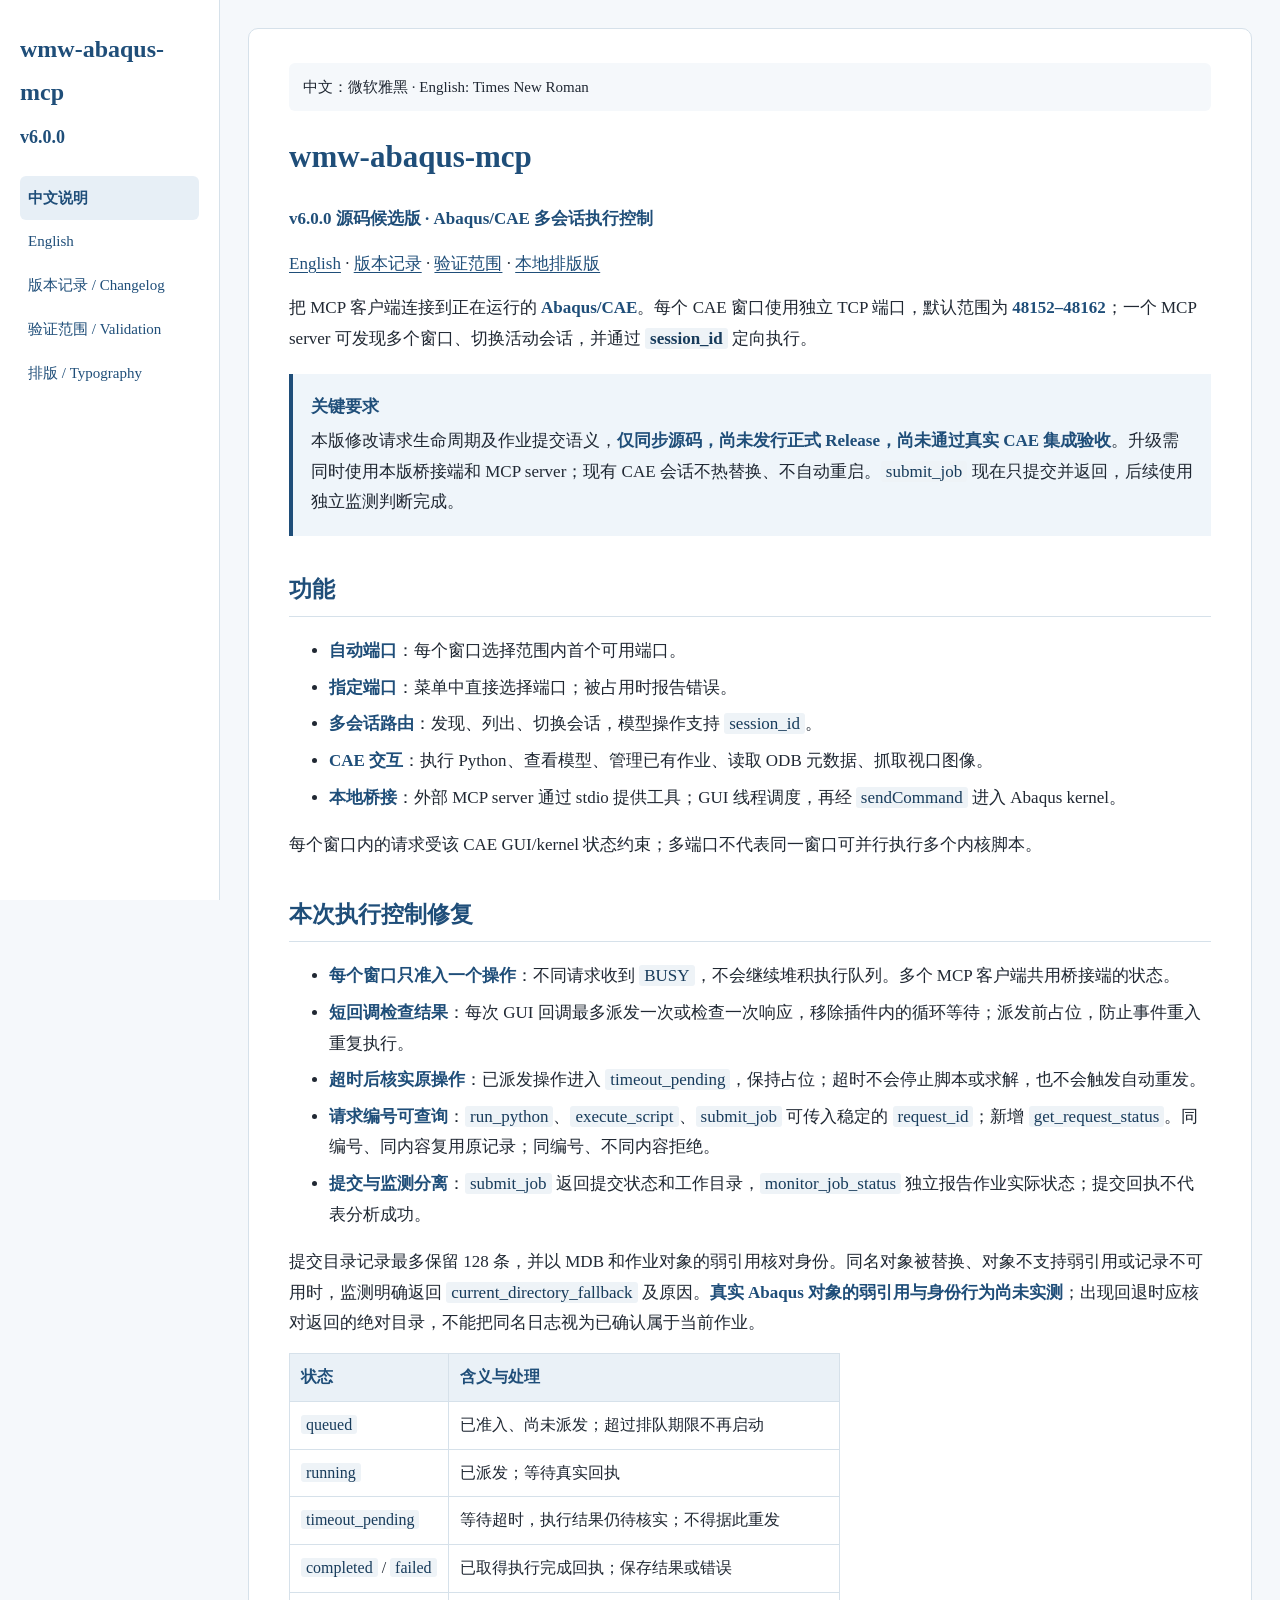
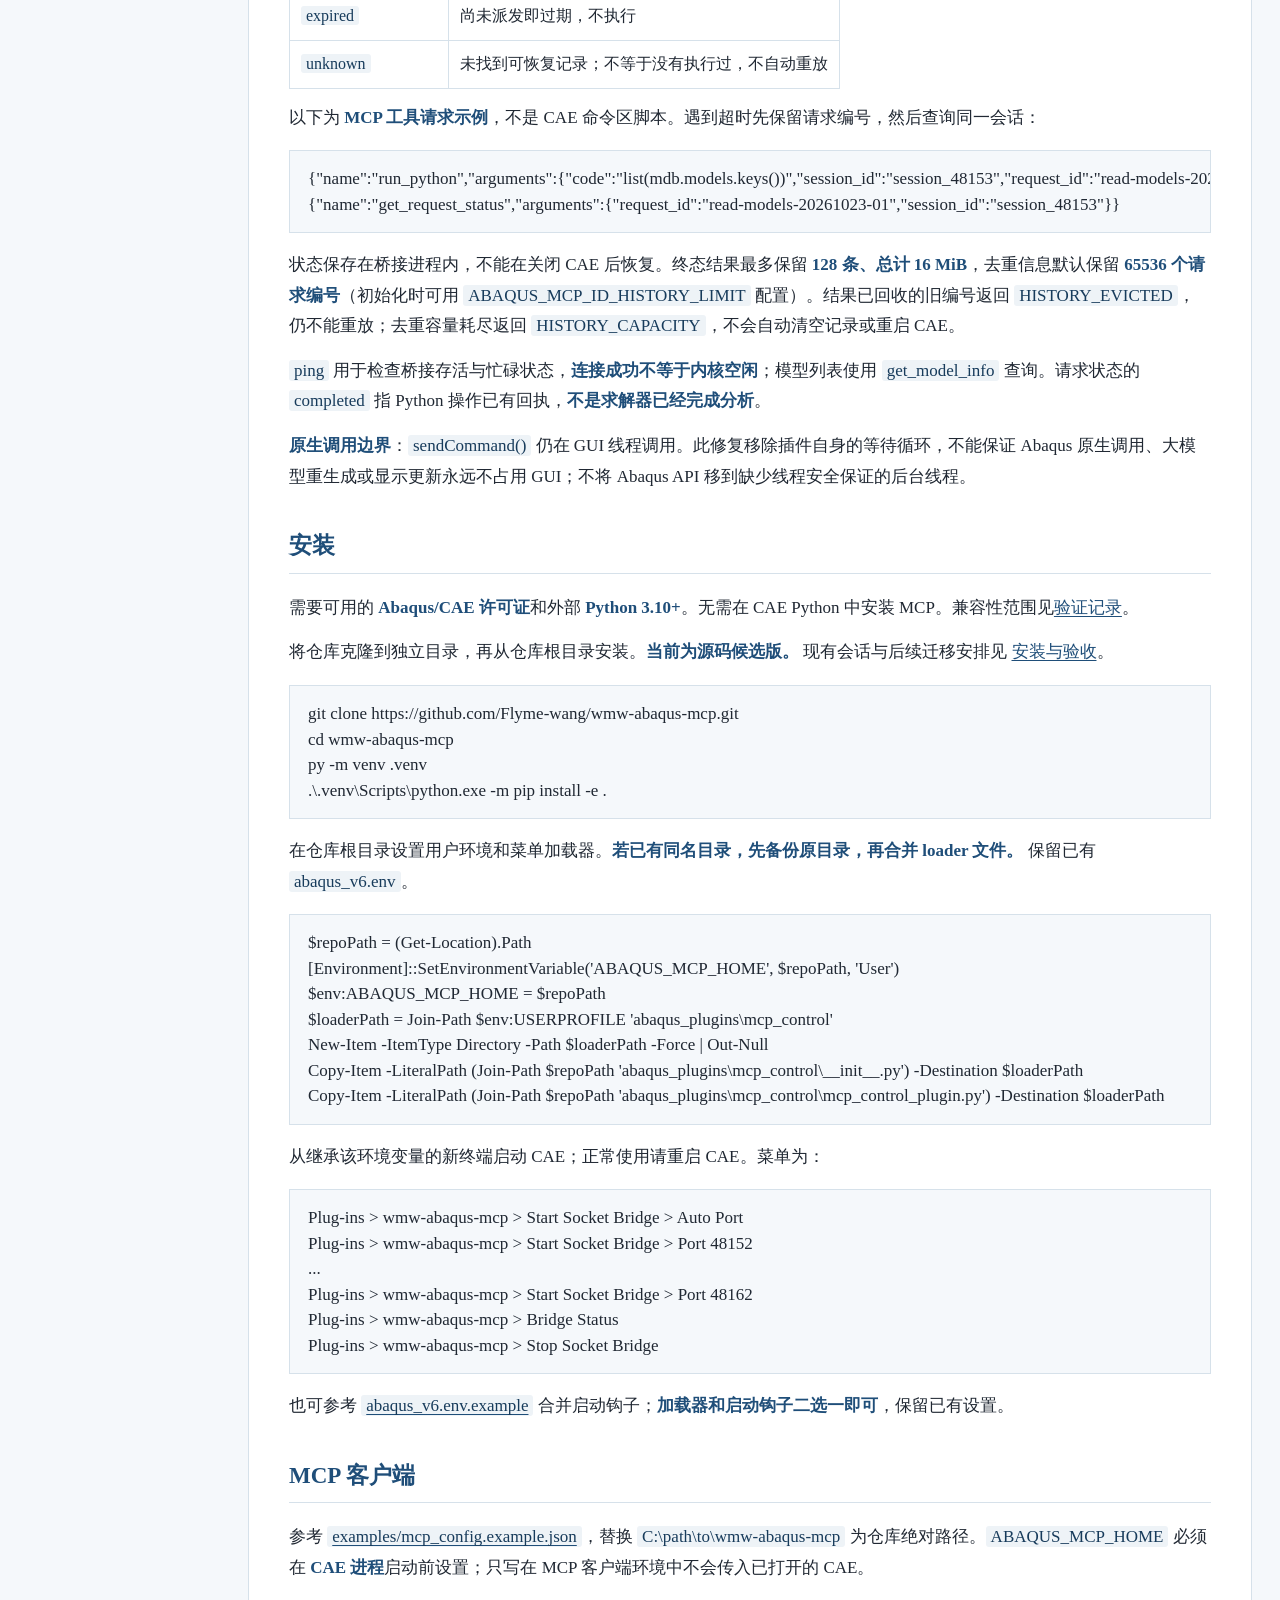
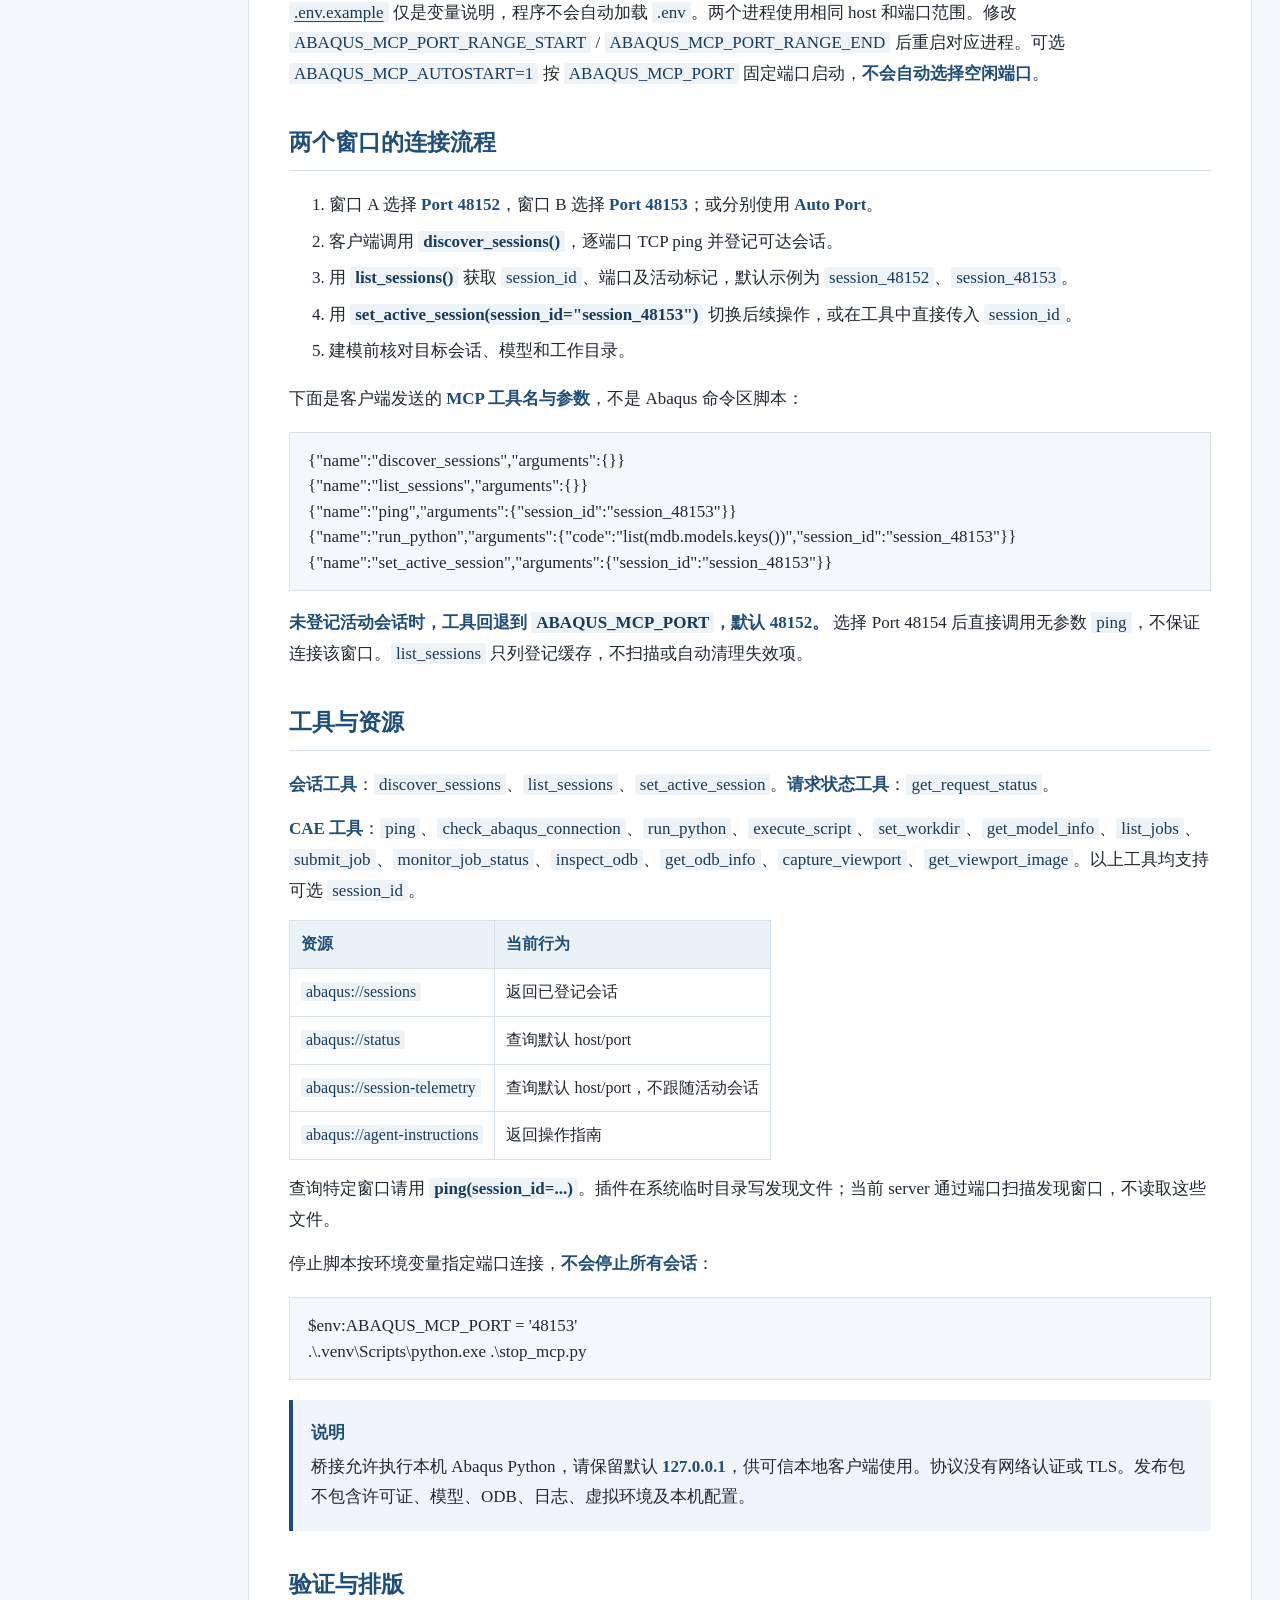
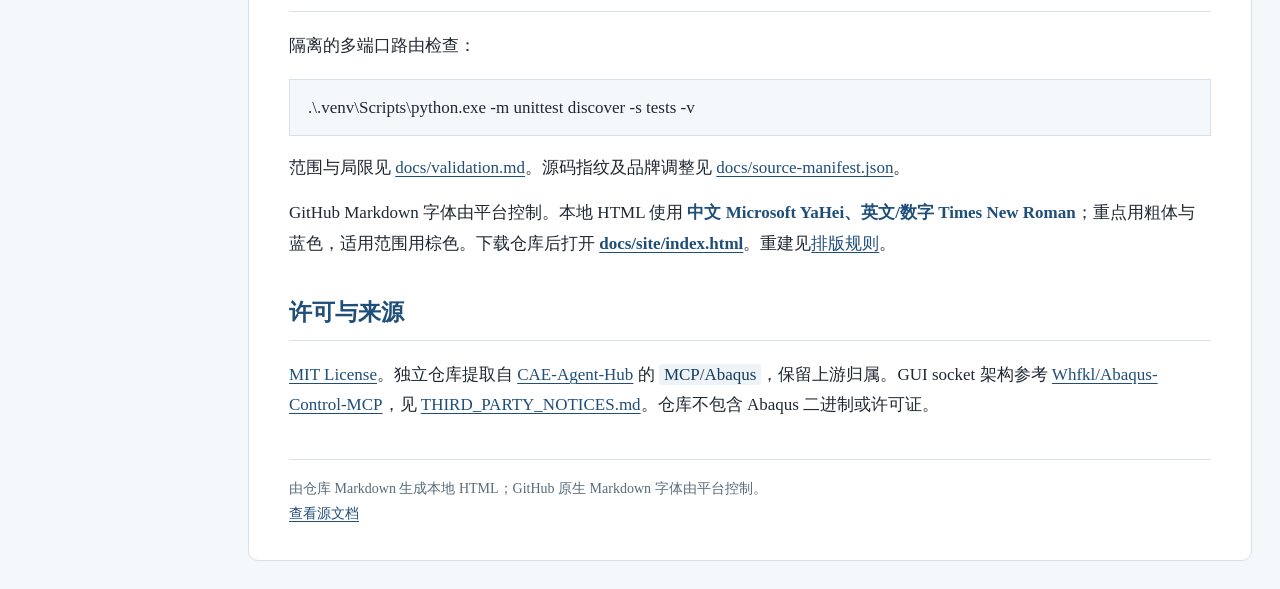
<file: docs/site/index.html>
<!doctype html>
<html lang="zh-CN"><head><meta charset="utf-8"><meta name="viewport" content="width=device-width,initial-scale=1">
<title>wmw-abaqus-mcp</title><link rel="stylesheet" href="../assets/publication.css"></head>
<body><div class="layout"><nav aria-label="Documentation"><div class="brand latin">wmw-abaqus-mcp<br><span class="version">v6.0.0</span></div><a class="active" aria-current="page" href="index.html"><span class="han">中文说明</span></a><a href="english.html">English</a><a href="changelog.html"><span class="han">版本记录</span> / Changelog</a><a href="validation.html"><span class="han">验证范围</span> / Validation</a><a href="publication-style.html"><span class="han">排版</span> / Typography</a></nav>
<main><div class="font-samples"><span id="font-zh-sample" class="han">中文：微软雅黑</span> · <span id="font-en-sample" class="latin">English: Times New Roman</span></div><h1 id="wmw-abaqus-mcp">wmw-abaqus-mcp</h1>
<p><strong>v6.0.0 <span class="han">源码候选版</span> · Abaqus/CAE <span class="han">多会话执行控制</span></strong></p>
<p><a href="english.html">English</a> · <a href="changelog.html"><span class="han">版本记录</span></a> · <a href="validation.html"><span class="han">验证范围</span></a> · <a href="index.html"><span class="han">本地排版版</span></a></p>
<p><span class="han">把</span> MCP <span class="han">客户端连接到正在运行的</span> <strong>Abaqus/CAE</strong><span class="han">。每个</span> CAE <span class="han">窗口使用独立</span> TCP <span class="han">端口，默认范围为</span> <strong>48152–48162</strong><span class="han">；一个</span> MCP server <span class="han">可发现多个窗口、切换活动会话，并通过</span> <strong><code>session_id</code></strong> <span class="han">定向执行。</span></p>
<blockquote class="callout important"><p><span class="callout-label"><span class="han">关键要求</span></span><span class="han">本版修改请求生命周期及作业提交语义，</span><strong><span class="han">仅同步源码，尚未发行正式</span> Release<span class="han">，尚未通过真实</span> CAE <span class="han">集成验收</span></strong><span class="han">。升级需同时使用本版桥接端和</span> MCP server<span class="han">；现有</span> CAE <span class="han">会话不热替换、不自动重启。</span><code>submit_job</code> <span class="han">现在只提交并返回，后续使用独立监测判断完成。</span></p>
</blockquote>
<h2 id="功能"><span class="han">功能</span></h2>
<ul>
<li><strong><span class="han">自动端口</span></strong><span class="han">：每个窗口选择范围内首个可用端口。</span></li>
<li><strong><span class="han">指定端口</span></strong><span class="han">：菜单中直接选择端口；被占用时报告错误。</span></li>
<li><strong><span class="han">多会话路由</span></strong><span class="han">：发现、列出、切换会话，模型操作支持</span> <code>session_id</code><span class="han">。</span></li>
<li><strong>CAE <span class="han">交互</span></strong><span class="han">：执行</span> Python<span class="han">、查看模型、管理已有作业、读取</span> ODB <span class="han">元数据、抓取视口图像。</span></li>
<li><strong><span class="han">本地桥接</span></strong><span class="han">：外部</span> MCP server <span class="han">通过</span> stdio <span class="han">提供工具；</span>GUI <span class="han">线程调度，再经</span> <code>sendCommand</code> <span class="han">进入</span> Abaqus kernel<span class="han">。</span></li>
</ul>
<p><span class="han">每个窗口内的请求受该</span> CAE GUI/kernel <span class="han">状态约束；多端口不代表同一窗口可并行执行多个内核脚本。</span></p>
<h2 id="本次执行控制修复"><span class="han">本次执行控制修复</span></h2>
<ul>
<li><strong><span class="han">每个窗口只准入一个操作</span></strong><span class="han">：不同请求收到</span> <code>BUSY</code><span class="han">，不会继续堆积执行队列。多个</span> MCP <span class="han">客户端共用桥接端的状态。</span></li>
<li><strong><span class="han">短回调检查结果</span></strong><span class="han">：每次</span> GUI <span class="han">回调最多派发一次或检查一次响应，移除插件内的循环等待；派发前占位，防止事件重入重复执行。</span></li>
<li><strong><span class="han">超时后核实原操作</span></strong><span class="han">：已派发操作进入</span> <code>timeout_pending</code><span class="han">，保持占位；超时不会停止脚本或求解，也不会触发自动重发。</span></li>
<li><strong><span class="han">请求编号可查询</span></strong><span class="han">：</span><code>run_python</code><span class="han">、</span><code>execute_script</code><span class="han">、</span><code>submit_job</code> <span class="han">可传入稳定的</span> <code>request_id</code><span class="han">；新增</span> <code>get_request_status</code><span class="han">。同编号、同内容复用原记录；同编号、不同内容拒绝。</span></li>
<li><strong><span class="han">提交与监测分离</span></strong><span class="han">：</span><code>submit_job</code> <span class="han">返回提交状态和工作目录，</span><code>monitor_job_status</code> <span class="han">独立报告作业实际状态；提交回执不代表分析成功。</span></li>
</ul>
<p><span class="han">提交目录记录最多保留</span> 128 <span class="han">条，并以</span> MDB <span class="han">和作业对象的弱引用核对身份。同名对象被替换、对象不支持弱引用或记录不可用时，监测明确返回</span> <code>current_directory_fallback</code> <span class="han">及原因。</span><strong><span class="han">真实</span> Abaqus <span class="han">对象的弱引用与身份行为尚未实测</span></strong><span class="han">；出现回退时应核对返回的绝对目录，不能把同名日志视为已确认属于当前作业。</span></p>
<table>
<thead>
<tr>
  <th><span class="han">状态</span></th>
  <th><span class="han">含义与处理</span></th>
</tr>
</thead>
<tbody>
<tr>
  <td><code>queued</code></td>
  <td><span class="han">已准入、尚未派发；超过排队期限不再启动</span></td>
</tr>
<tr>
  <td><code>running</code></td>
  <td><span class="han">已派发；等待真实回执</span></td>
</tr>
<tr>
  <td><code>timeout_pending</code></td>
  <td><span class="han">等待超时，执行结果仍待核实；不得据此重发</span></td>
</tr>
<tr>
  <td><code>completed</code> / <code>failed</code></td>
  <td><span class="han">已取得执行完成回执；保存结果或错误</span></td>
</tr>
<tr>
  <td><code>expired</code></td>
  <td><span class="han">尚未派发即过期，不执行</span></td>
</tr>
<tr>
  <td><code>unknown</code></td>
  <td><span class="han">未找到可恢复记录；不等于没有执行过，不自动重放</span></td>
</tr>
</tbody>
</table>
<p><span class="han">以下为</span> <strong>MCP <span class="han">工具请求示例</span></strong><span class="han">，不是</span> CAE <span class="han">命令区脚本。遇到超时先保留请求编号，然后查询同一会话：</span></p>
<pre><code class="language-json">{&quot;name&quot;:&quot;run_python&quot;,&quot;arguments&quot;:{&quot;code&quot;:&quot;list(mdb.models.keys())&quot;,&quot;session_id&quot;:&quot;session_48153&quot;,&quot;request_id&quot;:&quot;read-models-20261023-01&quot;}}
{&quot;name&quot;:&quot;get_request_status&quot;,&quot;arguments&quot;:{&quot;request_id&quot;:&quot;read-models-20261023-01&quot;,&quot;session_id&quot;:&quot;session_48153&quot;}}
</code></pre>
<p><span class="han">状态保存在桥接进程内，不能在关闭</span> CAE <span class="han">后恢复。终态结果最多保留</span> <strong>128 <span class="han">条、总计</span> 16 MiB</strong><span class="han">，去重信息默认保留</span> <strong>65536 <span class="han">个请求编号</span></strong><span class="han">（初始化时可用</span> <code>ABAQUS_MCP_ID_HISTORY_LIMIT</code> <span class="han">配置）。结果已回收的旧编号返回</span> <code>HISTORY_EVICTED</code><span class="han">，仍不能重放；去重容量耗尽返回</span> <code>HISTORY_CAPACITY</code><span class="han">，不会自动清空记录或重启</span> CAE<span class="han">。</span></p>
<p><code>ping</code> <span class="han">用于检查桥接存活与忙碌状态，</span><strong><span class="han">连接成功不等于内核空闲</span></strong><span class="han">；模型列表使用</span> <code>get_model_info</code> <span class="han">查询。请求状态的</span> <code>completed</code> <span class="han">指</span> Python <span class="han">操作已有回执，</span><strong><span class="han">不是求解器已经完成分析</span></strong><span class="han">。</span></p>
<p><strong><span class="han">原生调用边界</span></strong><span class="han">：</span><code>sendCommand()</code> <span class="han">仍在</span> GUI <span class="han">线程调用。此修复移除插件自身的等待循环，不能保证</span> Abaqus <span class="han">原生调用、大模型重生成或显示更新永远不占用</span> GUI<span class="han">；不将</span> Abaqus API <span class="han">移到缺少线程安全保证的后台线程。</span></p>
<h2 id="安装"><span class="han">安装</span></h2>
<p><span class="han">需要可用的</span> <strong>Abaqus/CAE <span class="han">许可证</span></strong><span class="han">和外部</span> <strong>Python 3.10+</strong><span class="han">。无需在</span> CAE Python <span class="han">中安装</span> MCP<span class="han">。兼容性范围见</span><a href="validation.html"><span class="han">验证记录</span></a><span class="han">。</span></p>
<p><span class="han">将仓库克隆到独立目录，再从仓库根目录安装。</span><strong><span class="han">当前为源码候选版。</span></strong> <span class="han">现有会话与后续迁移安排见</span> <a href="../upgrade.md"><span class="han">安装与验收</span></a><span class="han">。</span></p>
<pre><code class="language-powershell">git clone https://github.com/Flyme-wang/wmw-abaqus-mcp.git
cd wmw-abaqus-mcp
py -m venv .venv
.\.venv\Scripts\python.exe -m pip install -e .
</code></pre>
<p><span class="han">在仓库根目录设置用户环境和菜单加载器。</span><strong><span class="han">若已有同名目录，先备份原目录，再合并</span> loader <span class="han">文件。</span></strong> <span class="han">保留已有</span> <code>abaqus_v6.env</code><span class="han">。</span></p>
<pre><code class="language-powershell">$repoPath = (Get-Location).Path
[Environment]::SetEnvironmentVariable('ABAQUS_MCP_HOME', $repoPath, 'User')
$env:ABAQUS_MCP_HOME = $repoPath
$loaderPath = Join-Path $env:USERPROFILE 'abaqus_plugins\mcp_control'
New-Item -ItemType Directory -Path $loaderPath -Force | Out-Null
Copy-Item -LiteralPath (Join-Path $repoPath 'abaqus_plugins\mcp_control\__init__.py') -Destination $loaderPath
Copy-Item -LiteralPath (Join-Path $repoPath 'abaqus_plugins\mcp_control\mcp_control_plugin.py') -Destination $loaderPath
</code></pre>
<p><span class="han">从继承该环境变量的新终端启动</span> CAE<span class="han">；正常使用请重启</span> CAE<span class="han">。菜单为：</span></p>
<pre><code class="language-text">Plug-ins &gt; wmw-abaqus-mcp &gt; Start Socket Bridge &gt; Auto Port
Plug-ins &gt; wmw-abaqus-mcp &gt; Start Socket Bridge &gt; Port 48152
...
Plug-ins &gt; wmw-abaqus-mcp &gt; Start Socket Bridge &gt; Port 48162
Plug-ins &gt; wmw-abaqus-mcp &gt; Bridge Status
Plug-ins &gt; wmw-abaqus-mcp &gt; Stop Socket Bridge
</code></pre>
<p><span class="han">也可参考</span> <a href="../../abaqus_v6.env.example"><code>abaqus_v6.env.example</code></a> <span class="han">合并启动钩子；</span><strong><span class="han">加载器和启动钩子二选一即可</span></strong><span class="han">，保留已有设置。</span></p>
<h2 id="mcp-客户端">MCP <span class="han">客户端</span></h2>
<p><span class="han">参考</span> <a href="../../examples/mcp_config.example.json"><code>examples/mcp_config.example.json</code></a><span class="han">，替换</span> <code>C:\path\to\wmw-abaqus-mcp</code> <span class="han">为仓库绝对路径。</span><code>ABAQUS_MCP_HOME</code> <span class="han">必须在</span> <strong>CAE <span class="han">进程</span></strong><span class="han">启动前设置；只写在</span> MCP <span class="han">客户端环境中不会传入已打开的</span> CAE<span class="han">。</span></p>
<p><a href="../../.env.example"><code>.env.example</code></a> <span class="han">仅是变量说明，程序不会自动加载</span> <code>.env</code><span class="han">。两个进程使用相同</span> host <span class="han">和端口范围。修改</span> <code>ABAQUS_MCP_PORT_RANGE_START</code> / <code>ABAQUS_MCP_PORT_RANGE_END</code> <span class="han">后重启对应进程。可选</span> <code>ABAQUS_MCP_AUTOSTART=1</code> <span class="han">按</span> <code>ABAQUS_MCP_PORT</code> <span class="han">固定端口启动，</span><strong><span class="han">不会自动选择空闲端口</span></strong><span class="han">。</span></p>
<h2 id="两个窗口的连接流程"><span class="han">两个窗口的连接流程</span></h2>
<ol>
<li><span class="han">窗口</span> A <span class="han">选择</span> <strong>Port 48152</strong><span class="han">，窗口</span> B <span class="han">选择</span> <strong>Port 48153</strong><span class="han">；或分别使用</span> <strong>Auto Port</strong><span class="han">。</span></li>
<li><span class="han">客户端调用</span> <strong><code>discover_sessions()</code></strong><span class="han">，逐端口</span> TCP ping <span class="han">并登记可达会话。</span></li>
<li><span class="han">用</span> <strong><code>list_sessions()</code></strong> <span class="han">获取</span> <code>session_id</code><span class="han">、端口及活动标记，默认示例为</span> <code>session_48152</code><span class="han">、</span><code>session_48153</code><span class="han">。</span></li>
<li><span class="han">用</span> <strong><code>set_active_session(session_id=&quot;session_48153&quot;)</code></strong> <span class="han">切换后续操作，或在工具中直接传入</span> <code>session_id</code><span class="han">。</span></li>
<li><span class="han">建模前核对目标会话、模型和工作目录。</span></li>
</ol>
<p><span class="han">下面是客户端发送的</span> <strong>MCP <span class="han">工具名与参数</span></strong><span class="han">，不是</span> Abaqus <span class="han">命令区脚本：</span></p>
<pre><code class="language-json">{&quot;name&quot;:&quot;discover_sessions&quot;,&quot;arguments&quot;:{}}
{&quot;name&quot;:&quot;list_sessions&quot;,&quot;arguments&quot;:{}}
{&quot;name&quot;:&quot;ping&quot;,&quot;arguments&quot;:{&quot;session_id&quot;:&quot;session_48153&quot;}}
{&quot;name&quot;:&quot;run_python&quot;,&quot;arguments&quot;:{&quot;code&quot;:&quot;list(mdb.models.keys())&quot;,&quot;session_id&quot;:&quot;session_48153&quot;}}
{&quot;name&quot;:&quot;set_active_session&quot;,&quot;arguments&quot;:{&quot;session_id&quot;:&quot;session_48153&quot;}}
</code></pre>
<p><strong><span class="han">未登记活动会话时，工具回退到</span> <code>ABAQUS_MCP_PORT</code><span class="han">，默认</span> 48152<span class="han">。</span></strong> <span class="han">选择</span> Port 48154 <span class="han">后直接调用无参数</span> <code>ping</code><span class="han">，不保证连接该窗口。</span><code>list_sessions</code> <span class="han">只列登记缓存，不扫描或自动清理失效项。</span></p>
<h2 id="工具与资源"><span class="han">工具与资源</span></h2>
<p><strong><span class="han">会话工具</span></strong><span class="han">：</span><code>discover_sessions</code><span class="han">、</span><code>list_sessions</code><span class="han">、</span><code>set_active_session</code><span class="han">。</span><strong><span class="han">请求状态工具</span></strong><span class="han">：</span><code>get_request_status</code><span class="han">。</span></p>
<p><strong>CAE <span class="han">工具</span></strong><span class="han">：</span><code>ping</code><span class="han">、</span><code>check_abaqus_connection</code><span class="han">、</span><code>run_python</code><span class="han">、</span><code>execute_script</code><span class="han">、</span><code>set_workdir</code><span class="han">、</span><code>get_model_info</code><span class="han">、</span><code>list_jobs</code><span class="han">、</span><code>submit_job</code><span class="han">、</span><code>monitor_job_status</code><span class="han">、</span><code>inspect_odb</code><span class="han">、</span><code>get_odb_info</code><span class="han">、</span><code>capture_viewport</code><span class="han">、</span><code>get_viewport_image</code><span class="han">。以上工具均支持可选</span> <code>session_id</code><span class="han">。</span></p>
<table>
<thead>
<tr>
  <th><span class="han">资源</span></th>
  <th><span class="han">当前行为</span></th>
</tr>
</thead>
<tbody>
<tr>
  <td><code>abaqus://sessions</code></td>
  <td><span class="han">返回已登记会话</span></td>
</tr>
<tr>
  <td><code>abaqus://status</code></td>
  <td><span class="han">查询默认</span> host/port</td>
</tr>
<tr>
  <td><code>abaqus://session-telemetry</code></td>
  <td><span class="han">查询默认</span> host/port<span class="han">，不跟随活动会话</span></td>
</tr>
<tr>
  <td><code>abaqus://agent-instructions</code></td>
  <td><span class="han">返回操作指南</span></td>
</tr>
</tbody>
</table>
<p><span class="han">查询特定窗口请用</span> <strong><code>ping(session_id=...)</code></strong><span class="han">。插件在系统临时目录写发现文件；当前</span> server <span class="han">通过端口扫描发现窗口，不读取这些文件。</span></p>
<p><span class="han">停止脚本按环境变量指定端口连接，</span><strong><span class="han">不会停止所有会话</span></strong><span class="han">：</span></p>
<pre><code class="language-powershell">$env:ABAQUS_MCP_PORT = '48153'
.\.venv\Scripts\python.exe .\stop_mcp.py
</code></pre>
<blockquote class="callout note"><p><span class="callout-label"><span class="han">说明</span></span><span class="han">桥接允许执行本机</span> Abaqus Python<span class="han">，请保留默认</span> <strong>127.0.0.1</strong><span class="han">，供可信本地客户端使用。协议没有网络认证或</span> TLS<span class="han">。发布包不包含许可证、模型、</span>ODB<span class="han">、日志、虚拟环境及本机配置。</span></p>
</blockquote>
<h2 id="验证与排版"><span class="han">验证与排版</span></h2>
<p><span class="han">隔离的多端口路由检查：</span></p>
<pre><code class="language-powershell">.\.venv\Scripts\python.exe -m unittest discover -s tests -v
</code></pre>
<p><span class="han">范围与局限见</span> <a href="validation.html">docs/validation.md</a><span class="han">。源码指纹及品牌调整见</span> <a href="../source-manifest.json">docs/source-manifest.json</a><span class="han">。</span></p>
<p>GitHub Markdown <span class="han">字体由平台控制。本地</span> HTML <span class="han">使用</span> <strong><span class="han">中文</span> Microsoft YaHei<span class="han">、英文</span>/<span class="han">数字</span> Times New Roman</strong><span class="han">；重点用粗体与蓝色，适用范围用棕色。下载仓库后打开</span> <strong><a href="index.html">docs/site/index.html</a></strong><span class="han">。重建见</span><a href="publication-style.html"><span class="han">排版规则</span></a><span class="han">。</span></p>
<h2 id="许可与来源"><span class="han">许可与来源</span></h2>
<p><a href="../../LICENSE">MIT License</a><span class="han">。独立仓库提取自</span> <a href="https://github.com/Cai-aa/CAE-Agent-Hub">CAE-Agent-Hub</a> <span class="han">的</span> <code>MCP/Abaqus</code><span class="han">，保留上游归属。</span>GUI socket <span class="han">架构参考</span> <a href="https://github.com/Whfkl/Abaqus-Control-MCP">Whfkl/Abaqus-Control-MCP</a><span class="han">，见</span> <a href="../../THIRD_PARTY_NOTICES.md">THIRD_PARTY_NOTICES.md</a><span class="han">。仓库不包含</span> Abaqus <span class="han">二进制或许可证。</span></p>

<footer><span class="han">由仓库</span> Markdown <span class="han">生成本地</span> HTML<span class="han">；</span>GitHub <span class="han">原生</span> Markdown <span class="han">字体由平台控制。</span><br><a href="../../README.md"><span class="han">查看源文档</span></a></footer></main></div></body></html>
</file>
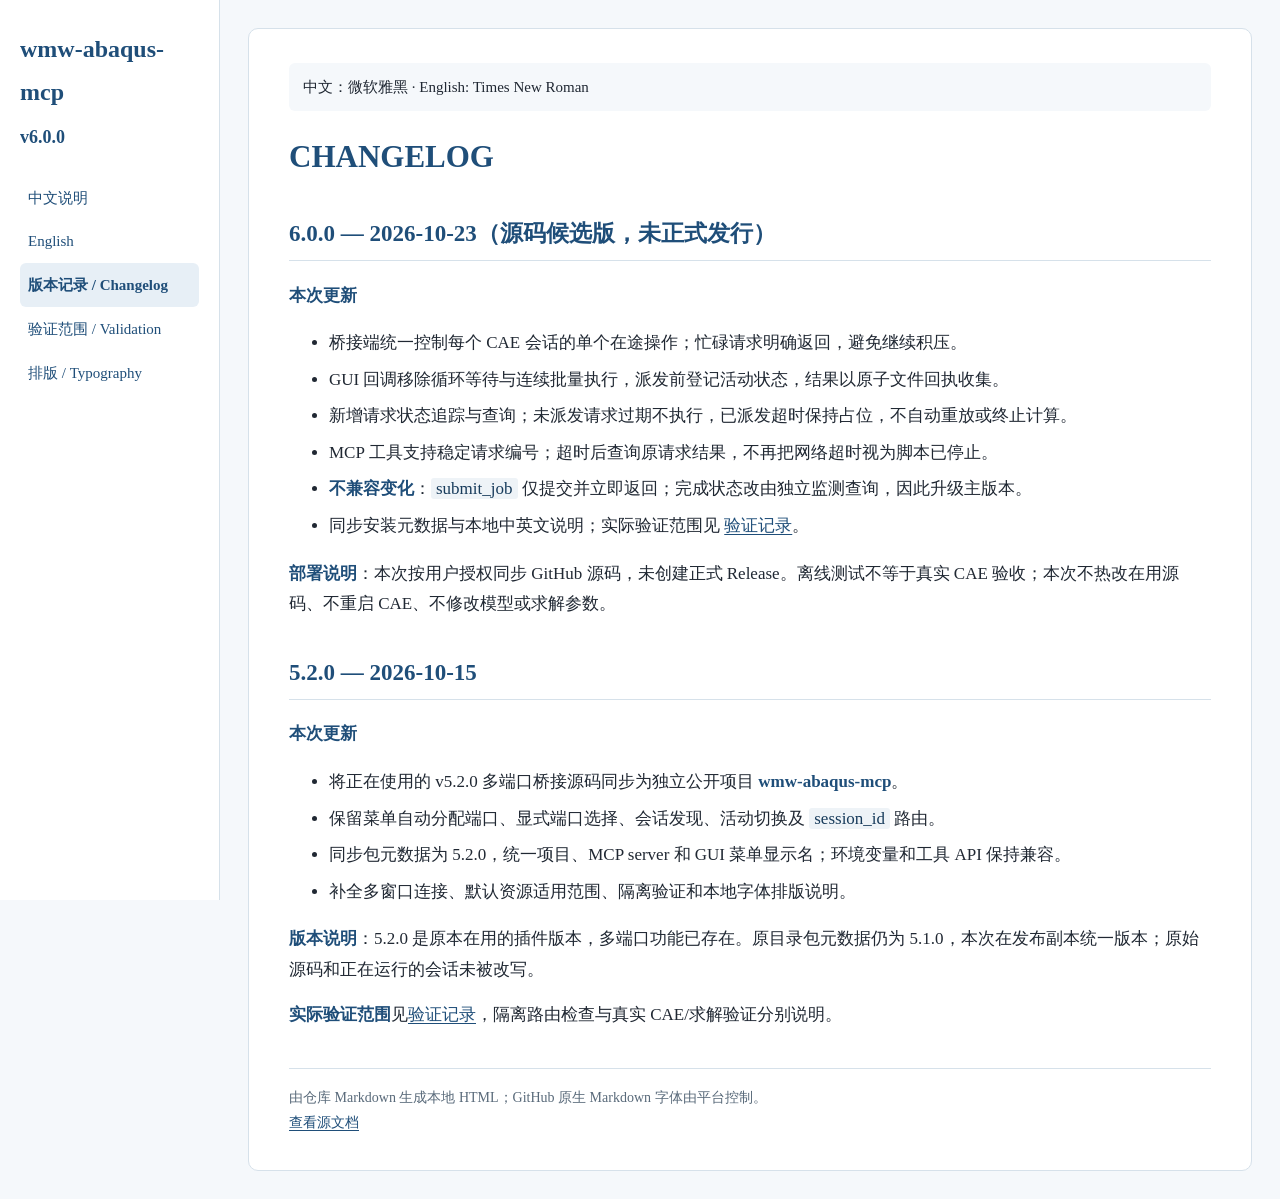
<file: docs/site/changelog.html>
<!doctype html>
<html lang="zh-CN"><head><meta charset="utf-8"><meta name="viewport" content="width=device-width,initial-scale=1">
<title>CHANGELOG</title><link rel="stylesheet" href="../assets/publication.css"></head>
<body><div class="layout"><nav aria-label="Documentation"><div class="brand latin">wmw-abaqus-mcp<br><span class="version">v6.0.0</span></div><a href="index.html"><span class="han">中文说明</span></a><a href="english.html">English</a><a class="active" aria-current="page" href="changelog.html"><span class="han">版本记录</span> / Changelog</a><a href="validation.html"><span class="han">验证范围</span> / Validation</a><a href="publication-style.html"><span class="han">排版</span> / Typography</a></nav>
<main><div class="font-samples"><span id="font-zh-sample" class="han">中文：微软雅黑</span> · <span id="font-en-sample" class="latin">English: Times New Roman</span></div><h1 id="changelog">CHANGELOG</h1>
<h2 id="600--2026-10-23源码候选版未正式发行">6.0.0 — 2026-10-23<span class="han">（源码候选版，未正式发行）</span></h2>
<p><strong><span class="han">本次更新</span></strong></p>
<ul>
<li><span class="han">桥接端统一控制每个</span> CAE <span class="han">会话的单个在途操作；忙碌请求明确返回，避免继续积压。</span></li>
<li>GUI <span class="han">回调移除循环等待与连续批量执行，派发前登记活动状态，结果以原子文件回执收集。</span></li>
<li><span class="han">新增请求状态追踪与查询；未派发请求过期不执行，已派发超时保持占位，不自动重放或终止计算。</span></li>
<li>MCP <span class="han">工具支持稳定请求编号；超时后查询原请求结果，不再把网络超时视为脚本已停止。</span></li>
<li><strong><span class="han">不兼容变化</span></strong><span class="han">：</span><code>submit_job</code> <span class="han">仅提交并立即返回；完成状态改由独立监测查询，因此升级主版本。</span></li>
<li><span class="han">同步安装元数据与本地中英文说明；实际验证范围见</span> <a href="validation.html"><span class="han">验证记录</span></a><span class="han">。</span></li>
</ul>
<p><strong><span class="han">部署说明</span></strong><span class="han">：本次按用户授权同步</span> GitHub <span class="han">源码，未创建正式</span> Release<span class="han">。离线测试不等于真实</span> CAE <span class="han">验收；本次不热改在用源码、不重启</span> CAE<span class="han">、不修改模型或求解参数。</span></p>
<h2 id="520--2026-10-15">5.2.0 — 2026-10-15</h2>
<p><strong><span class="han">本次更新</span></strong></p>
<ul>
<li><span class="han">将正在使用的</span> v5.2.0 <span class="han">多端口桥接源码同步为独立公开项目</span> <strong>wmw-abaqus-mcp</strong><span class="han">。</span></li>
<li><span class="han">保留菜单自动分配端口、显式端口选择、会话发现、活动切换及</span> <code>session_id</code> <span class="han">路由。</span></li>
<li><span class="han">同步包元数据为</span> 5.2.0<span class="han">，统一项目、</span>MCP server <span class="han">和</span> GUI <span class="han">菜单显示名；环境变量和工具</span> API <span class="han">保持兼容。</span></li>
<li><span class="han">补全多窗口连接、默认资源适用范围、隔离验证和本地字体排版说明。</span></li>
</ul>
<p><strong><span class="han">版本说明</span></strong><span class="han">：</span>5.2.0 <span class="han">是原本在用的插件版本，多端口功能已存在。原目录包元数据仍为</span> 5.1.0<span class="han">，本次在发布副本统一版本；原始源码和正在运行的会话未被改写。</span></p>
<p><strong><span class="han">实际验证范围</span></strong><span class="han">见</span><a href="validation.html"><span class="han">验证记录</span></a><span class="han">，隔离路由检查与真实</span> CAE/<span class="han">求解验证分别说明。</span></p>

<footer><span class="han">由仓库</span> Markdown <span class="han">生成本地</span> HTML<span class="han">；</span>GitHub <span class="han">原生</span> Markdown <span class="han">字体由平台控制。</span><br><a href="../../CHANGELOG.md"><span class="han">查看源文档</span></a></footer></main></div></body></html>
</file>
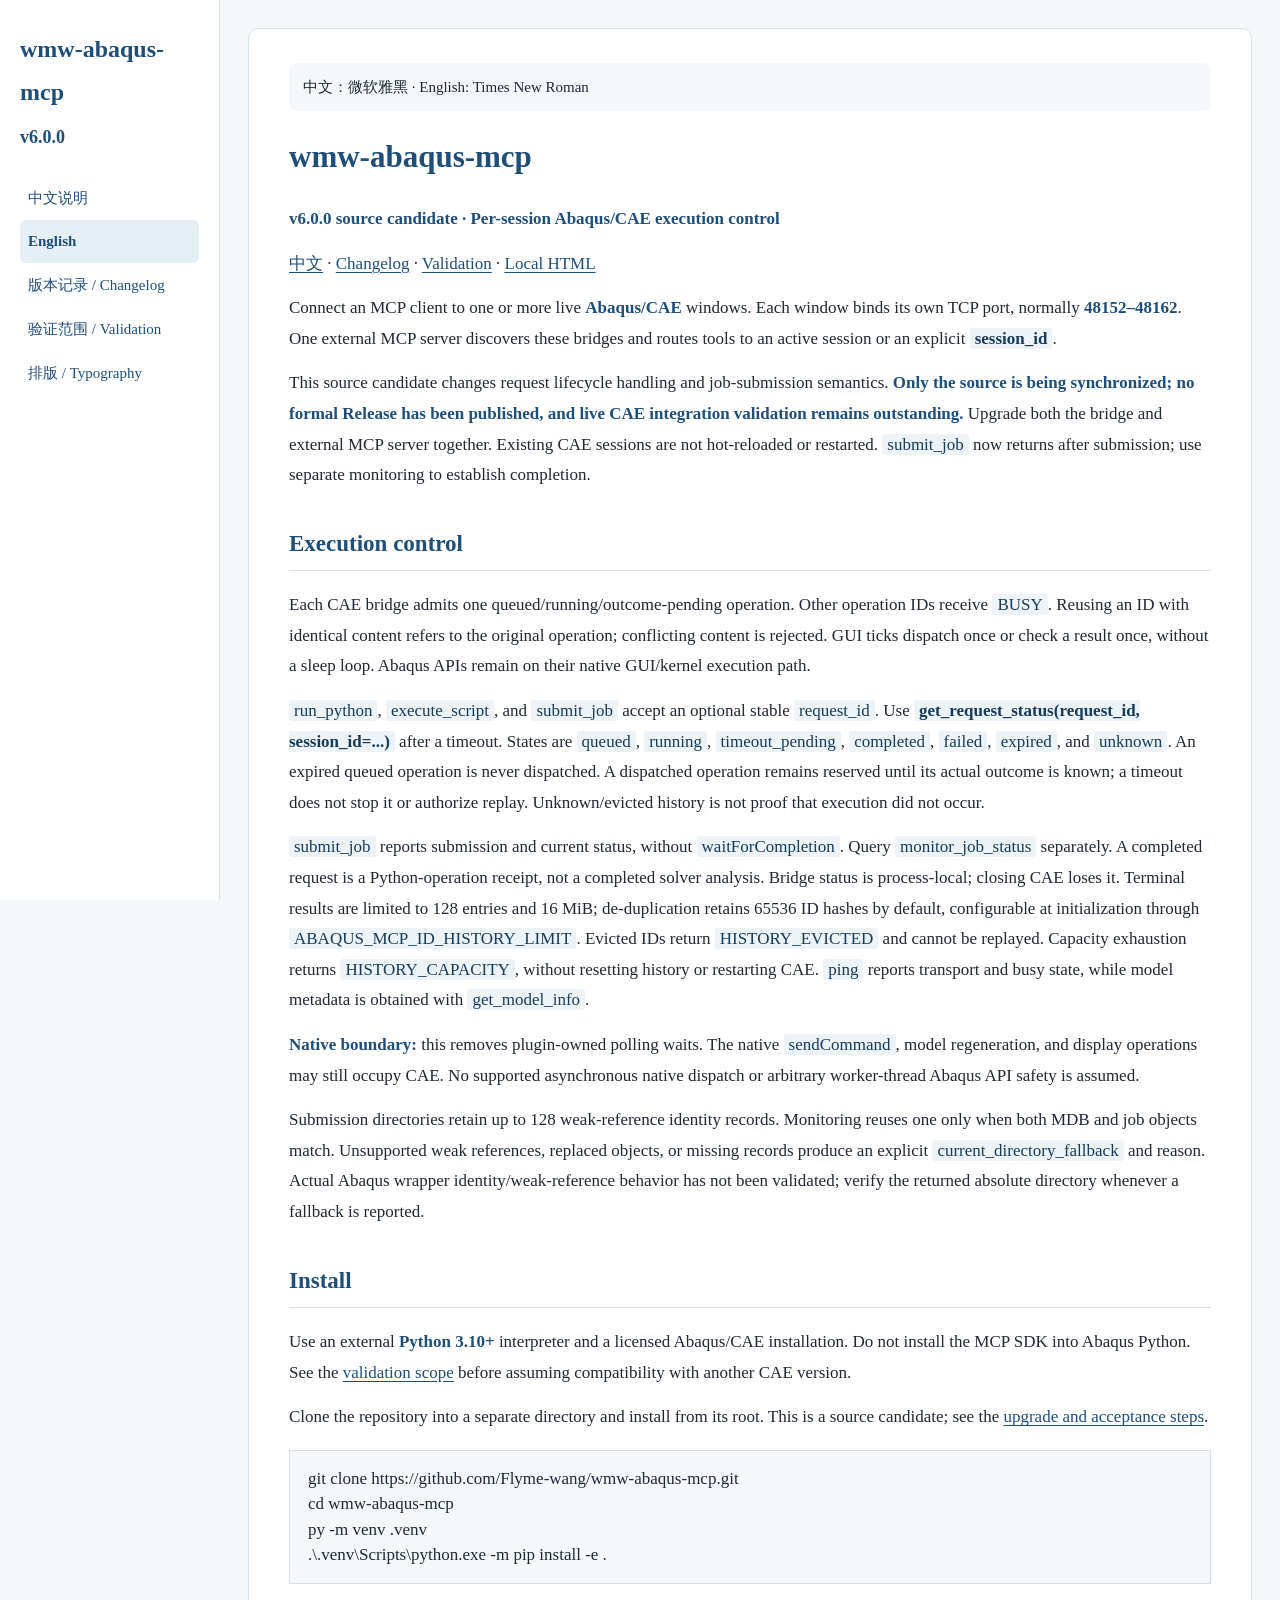
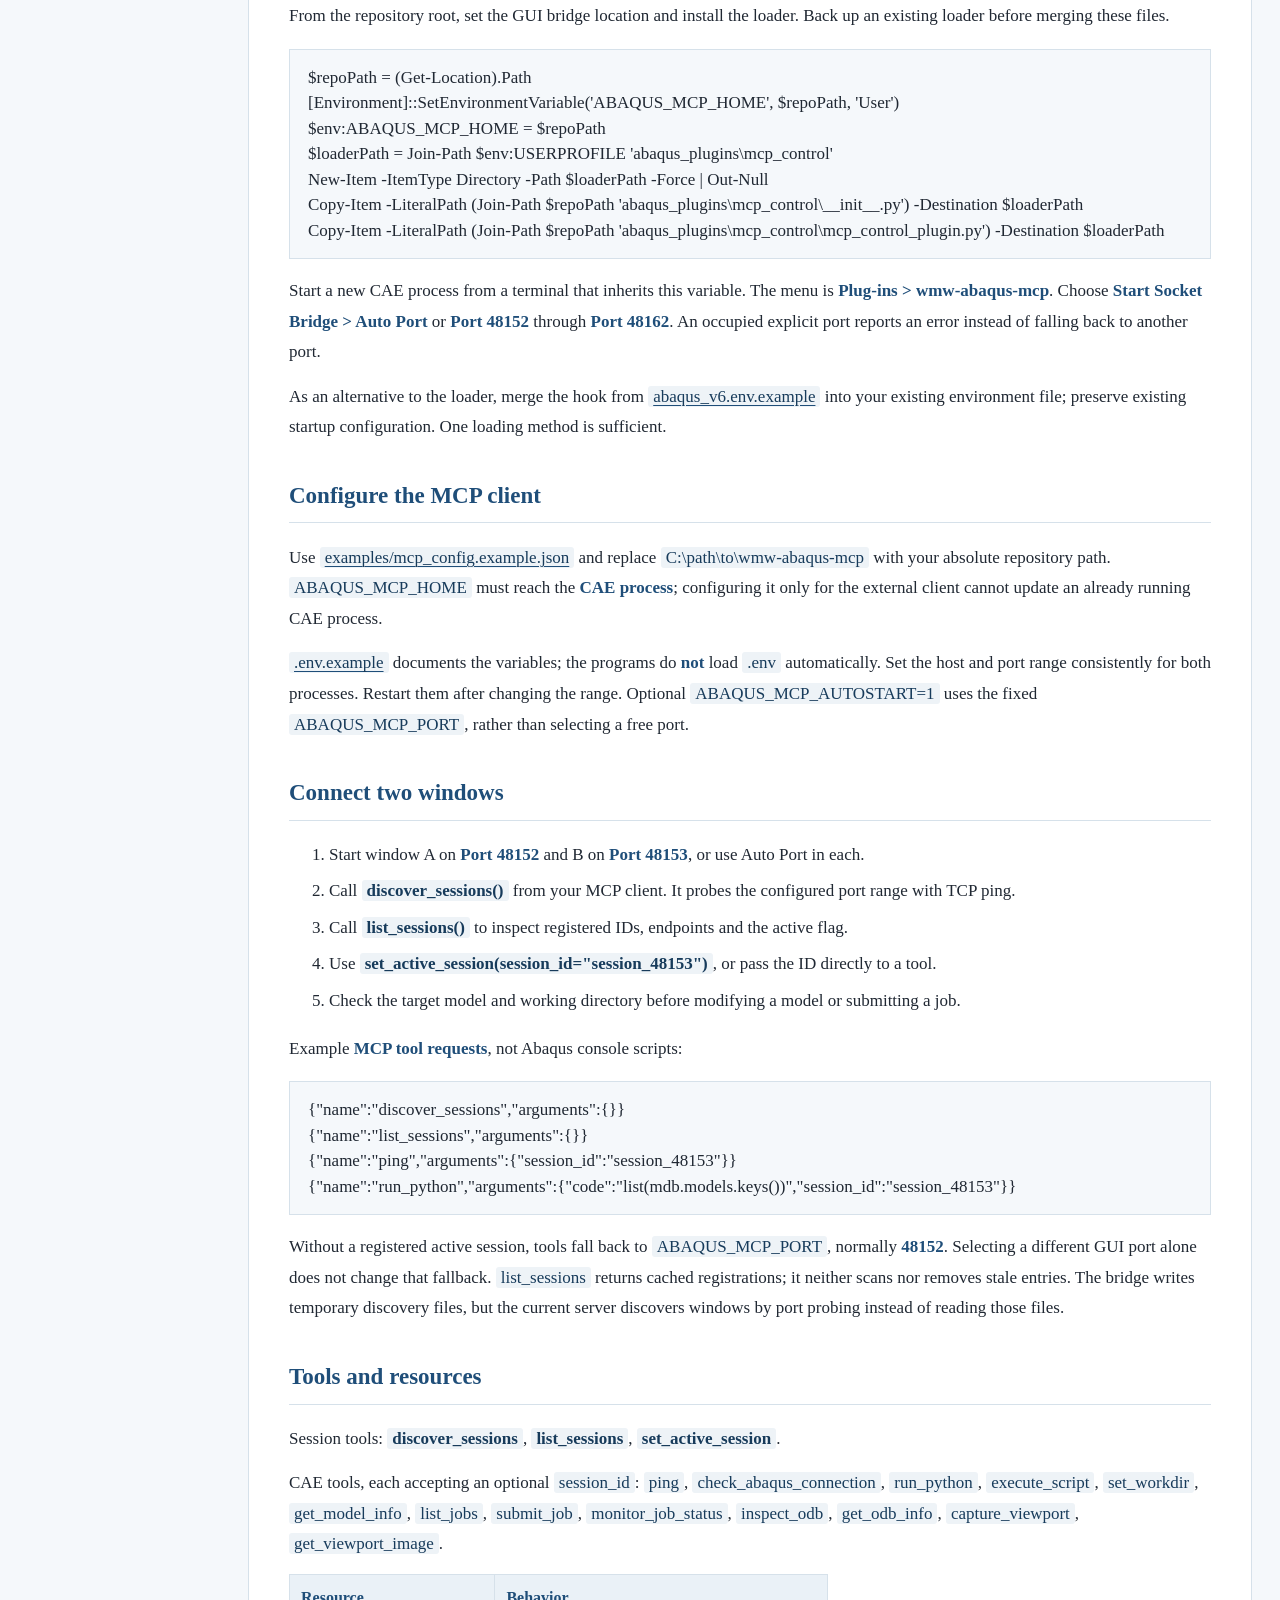
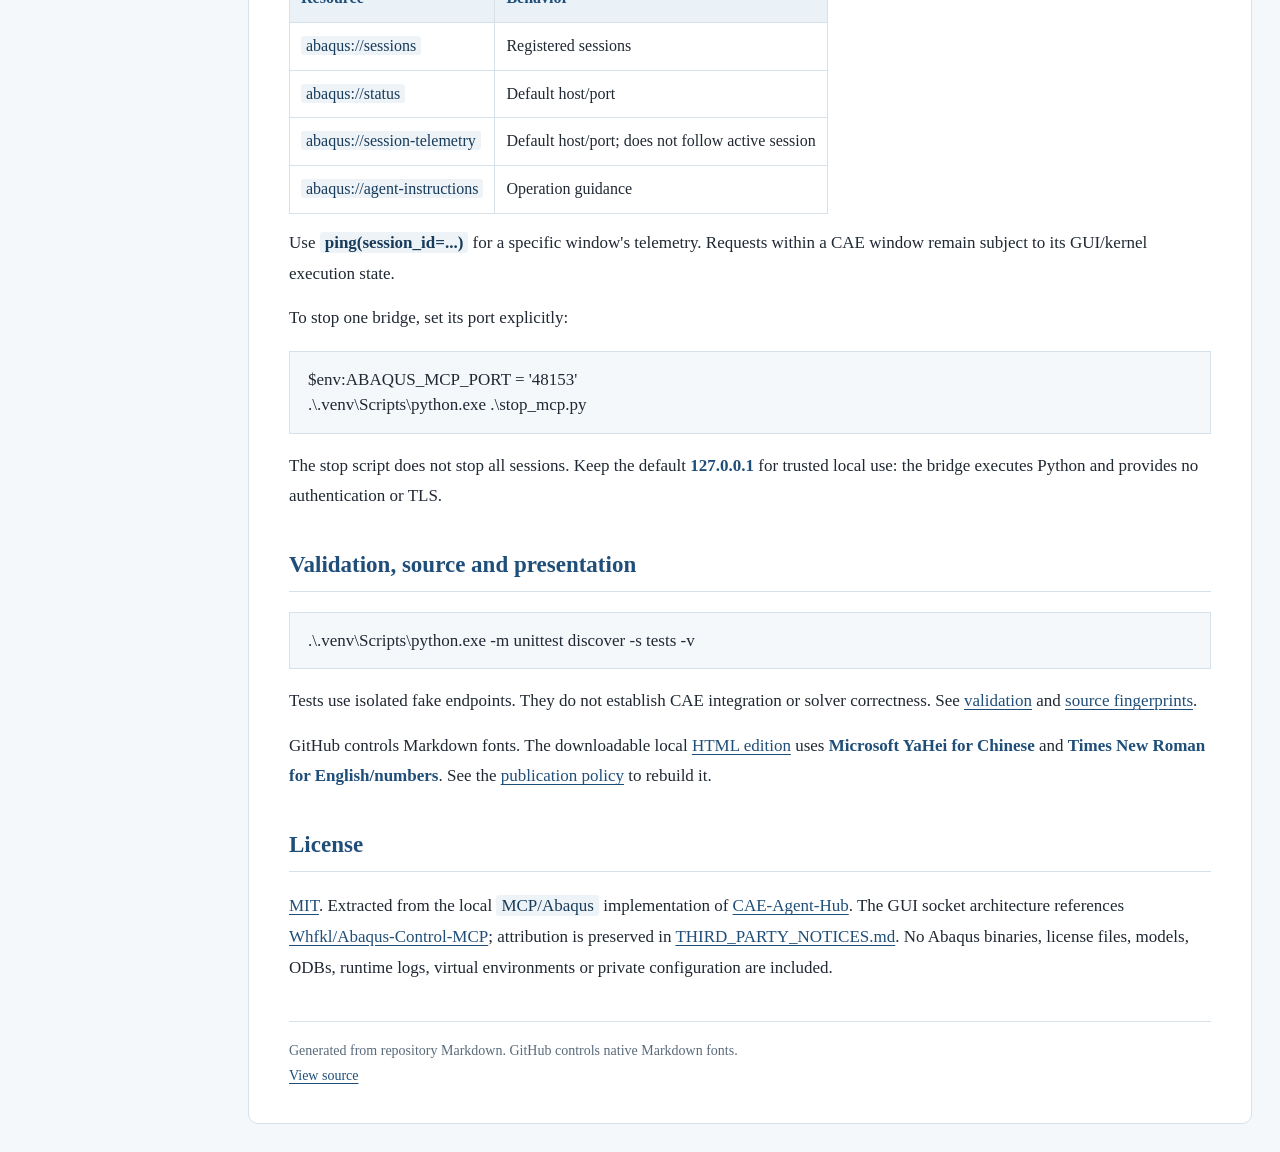
<file: docs/site/english.html>
<!doctype html>
<html lang="en"><head><meta charset="utf-8"><meta name="viewport" content="width=device-width,initial-scale=1">
<title>wmw-abaqus-mcp</title><link rel="stylesheet" href="../assets/publication.css"></head>
<body><div class="layout"><nav aria-label="Documentation"><div class="brand latin">wmw-abaqus-mcp<br><span class="version">v6.0.0</span></div><a href="index.html"><span class="han">中文说明</span></a><a class="active" aria-current="page" href="english.html">English</a><a href="changelog.html"><span class="han">版本记录</span> / Changelog</a><a href="validation.html"><span class="han">验证范围</span> / Validation</a><a href="publication-style.html"><span class="han">排版</span> / Typography</a></nav>
<main><div class="font-samples"><span id="font-zh-sample" class="han">中文：微软雅黑</span> · <span id="font-en-sample" class="latin">English: Times New Roman</span></div><h1 id="wmw-abaqus-mcp">wmw-abaqus-mcp</h1>
<p><strong>v6.0.0 source candidate · Per-session Abaqus/CAE execution control</strong></p>
<p><a href="index.html"><span class="han">中文</span></a> · <a href="changelog.html">Changelog</a> · <a href="validation.html">Validation</a> · <a href="english.html">Local HTML</a></p>
<p>Connect an MCP client to one or more live <strong>Abaqus/CAE</strong> windows. Each window binds its own TCP port, normally <strong>48152–48162</strong>. One external MCP server discovers these bridges and routes tools to an active session or an explicit <strong><code>session_id</code></strong>.</p>
<p>This source candidate changes request lifecycle handling and job-submission semantics. <strong>Only the source is being synchronized; no formal Release has been published, and live CAE integration validation remains outstanding.</strong> Upgrade both the bridge and external MCP server together. Existing CAE sessions are not hot-reloaded or restarted. <code>submit_job</code> now returns after submission; use separate monitoring to establish completion.</p>
<h2 id="execution-control">Execution control</h2>
<p>Each CAE bridge admits one queued/running/outcome-pending operation. Other operation IDs receive <code>BUSY</code>. Reusing an ID with identical content refers to the original operation; conflicting content is rejected. GUI ticks dispatch once or check a result once, without a sleep loop. Abaqus APIs remain on their native GUI/kernel execution path.</p>
<p><code>run_python</code>, <code>execute_script</code>, and <code>submit_job</code> accept an optional stable <code>request_id</code>. Use <strong><code>get_request_status(request_id, session_id=...)</code></strong> after a timeout. States are <code>queued</code>, <code>running</code>, <code>timeout_pending</code>, <code>completed</code>, <code>failed</code>, <code>expired</code>, and <code>unknown</code>. An expired queued operation is never dispatched. A dispatched operation remains reserved until its actual outcome is known; a timeout does not stop it or authorize replay. Unknown/evicted history is not proof that execution did not occur.</p>
<p><code>submit_job</code> reports submission and current status, without <code>waitForCompletion</code>. Query <code>monitor_job_status</code> separately. A completed request is a Python-operation receipt, not a completed solver analysis. Bridge status is process-local; closing CAE loses it. Terminal results are limited to 128 entries and 16 MiB; de-duplication retains 65536 ID hashes by default, configurable at initialization through <code>ABAQUS_MCP_ID_HISTORY_LIMIT</code>. Evicted IDs return <code>HISTORY_EVICTED</code> and cannot be replayed. Capacity exhaustion returns <code>HISTORY_CAPACITY</code>, without resetting history or restarting CAE. <code>ping</code> reports transport and busy state, while model metadata is obtained with <code>get_model_info</code>.</p>
<p><strong>Native boundary:</strong> this removes plugin-owned polling waits. The native <code>sendCommand</code>, model regeneration, and display operations may still occupy CAE. No supported asynchronous native dispatch or arbitrary worker-thread Abaqus API safety is assumed.</p>
<p>Submission directories retain up to 128 weak-reference identity records. Monitoring reuses one only when both MDB and job objects match. Unsupported weak references, replaced objects, or missing records produce an explicit <code>current_directory_fallback</code> and reason. Actual Abaqus wrapper identity/weak-reference behavior has not been validated; verify the returned absolute directory whenever a fallback is reported.</p>
<h2 id="install">Install</h2>
<p>Use an external <strong>Python 3.10+</strong> interpreter and a licensed Abaqus/CAE installation. Do not install the MCP SDK into Abaqus Python. See the <a href="validation.html">validation scope</a> before assuming compatibility with another CAE version.</p>
<p>Clone the repository into a separate directory and install from its root. This is a source candidate; see the <a href="../upgrade.md">upgrade and acceptance steps</a>.</p>
<pre><code class="language-powershell">git clone https://github.com/Flyme-wang/wmw-abaqus-mcp.git
cd wmw-abaqus-mcp
py -m venv .venv
.\.venv\Scripts\python.exe -m pip install -e .
</code></pre>
<p>From the repository root, set the GUI bridge location and install the loader. Back up an existing loader before merging these files.</p>
<pre><code class="language-powershell">$repoPath = (Get-Location).Path
[Environment]::SetEnvironmentVariable('ABAQUS_MCP_HOME', $repoPath, 'User')
$env:ABAQUS_MCP_HOME = $repoPath
$loaderPath = Join-Path $env:USERPROFILE 'abaqus_plugins\mcp_control'
New-Item -ItemType Directory -Path $loaderPath -Force | Out-Null
Copy-Item -LiteralPath (Join-Path $repoPath 'abaqus_plugins\mcp_control\__init__.py') -Destination $loaderPath
Copy-Item -LiteralPath (Join-Path $repoPath 'abaqus_plugins\mcp_control\mcp_control_plugin.py') -Destination $loaderPath
</code></pre>
<p>Start a new CAE process from a terminal that inherits this variable. The menu is <strong>Plug-ins &gt; wmw-abaqus-mcp</strong>. Choose <strong>Start Socket Bridge &gt; Auto Port</strong> or <strong>Port 48152</strong> through <strong>Port 48162</strong>. An occupied explicit port reports an error instead of falling back to another port.</p>
<p>As an alternative to the loader, merge the hook from <a href="../../abaqus_v6.env.example"><code>abaqus_v6.env.example</code></a> into your existing environment file; preserve existing startup configuration. One loading method is sufficient.</p>
<h2 id="configure-the-mcp-client">Configure the MCP client</h2>
<p>Use <a href="../../examples/mcp_config.example.json"><code>examples/mcp_config.example.json</code></a> and replace <code>C:\path\to\wmw-abaqus-mcp</code> with your absolute repository path. <code>ABAQUS_MCP_HOME</code> must reach the <strong>CAE process</strong>; configuring it only for the external client cannot update an already running CAE process.</p>
<p><a href="../../.env.example"><code>.env.example</code></a> documents the variables; the programs do <strong>not</strong> load <code>.env</code> automatically. Set the host and port range consistently for both processes. Restart them after changing the range. Optional <code>ABAQUS_MCP_AUTOSTART=1</code> uses the fixed <code>ABAQUS_MCP_PORT</code>, rather than selecting a free port.</p>
<h2 id="connect-two-windows">Connect two windows</h2>
<ol>
<li>Start window A on <strong>Port 48152</strong> and B on <strong>Port 48153</strong>, or use Auto Port in each.</li>
<li>Call <strong><code>discover_sessions()</code></strong> from your MCP client. It probes the configured port range with TCP ping.</li>
<li>Call <strong><code>list_sessions()</code></strong> to inspect registered IDs, endpoints and the active flag.</li>
<li>Use <strong><code>set_active_session(session_id=&quot;session_48153&quot;)</code></strong>, or pass the ID directly to a tool.</li>
<li>Check the target model and working directory before modifying a model or submitting a job.</li>
</ol>
<p>Example <strong>MCP tool requests</strong>, not Abaqus console scripts:</p>
<pre><code class="language-json">{&quot;name&quot;:&quot;discover_sessions&quot;,&quot;arguments&quot;:{}}
{&quot;name&quot;:&quot;list_sessions&quot;,&quot;arguments&quot;:{}}
{&quot;name&quot;:&quot;ping&quot;,&quot;arguments&quot;:{&quot;session_id&quot;:&quot;session_48153&quot;}}
{&quot;name&quot;:&quot;run_python&quot;,&quot;arguments&quot;:{&quot;code&quot;:&quot;list(mdb.models.keys())&quot;,&quot;session_id&quot;:&quot;session_48153&quot;}}
</code></pre>
<p>Without a registered active session, tools fall back to <code>ABAQUS_MCP_PORT</code>, normally <strong>48152</strong>. Selecting a different GUI port alone does not change that fallback. <code>list_sessions</code> returns cached registrations; it neither scans nor removes stale entries. The bridge writes temporary discovery files, but the current server discovers windows by port probing instead of reading those files.</p>
<h2 id="tools-and-resources">Tools and resources</h2>
<p>Session tools: <strong><code>discover_sessions</code></strong>, <strong><code>list_sessions</code></strong>, <strong><code>set_active_session</code></strong>.</p>
<p>CAE tools, each accepting an optional <code>session_id</code>: <code>ping</code>, <code>check_abaqus_connection</code>, <code>run_python</code>, <code>execute_script</code>, <code>set_workdir</code>, <code>get_model_info</code>, <code>list_jobs</code>, <code>submit_job</code>, <code>monitor_job_status</code>, <code>inspect_odb</code>, <code>get_odb_info</code>, <code>capture_viewport</code>, <code>get_viewport_image</code>.</p>
<table>
<thead>
<tr>
  <th>Resource</th>
  <th>Behavior</th>
</tr>
</thead>
<tbody>
<tr>
  <td><code>abaqus://sessions</code></td>
  <td>Registered sessions</td>
</tr>
<tr>
  <td><code>abaqus://status</code></td>
  <td>Default host/port</td>
</tr>
<tr>
  <td><code>abaqus://session-telemetry</code></td>
  <td>Default host/port; does not follow active session</td>
</tr>
<tr>
  <td><code>abaqus://agent-instructions</code></td>
  <td>Operation guidance</td>
</tr>
</tbody>
</table>
<p>Use <strong><code>ping(session_id=...)</code></strong> for a specific window&#x27;s telemetry. Requests within a CAE window remain subject to its GUI/kernel execution state.</p>
<p>To stop one bridge, set its port explicitly:</p>
<pre><code class="language-powershell">$env:ABAQUS_MCP_PORT = '48153'
.\.venv\Scripts\python.exe .\stop_mcp.py
</code></pre>
<p>The stop script does not stop all sessions. Keep the default <strong>127.0.0.1</strong> for trusted local use: the bridge executes Python and provides no authentication or TLS.</p>
<h2 id="validation-source-and-presentation">Validation, source and presentation</h2>
<pre><code class="language-powershell">.\.venv\Scripts\python.exe -m unittest discover -s tests -v
</code></pre>
<p>Tests use isolated fake endpoints. They do not establish CAE integration or solver correctness. See <a href="validation.html">validation</a> and <a href="../source-manifest.json">source fingerprints</a>.</p>
<p>GitHub controls Markdown fonts. The downloadable local <a href="english.html">HTML edition</a> uses <strong>Microsoft YaHei for Chinese</strong> and <strong>Times New Roman for English/numbers</strong>. See the <a href="publication-style.html">publication policy</a> to rebuild it.</p>
<h2 id="license">License</h2>
<p><a href="../../LICENSE">MIT</a>. Extracted from the local <code>MCP/Abaqus</code> implementation of <a href="https://github.com/Cai-aa/CAE-Agent-Hub">CAE-Agent-Hub</a>. The GUI socket architecture references <a href="https://github.com/Whfkl/Abaqus-Control-MCP">Whfkl/Abaqus-Control-MCP</a>; attribution is preserved in <a href="../../THIRD_PARTY_NOTICES.md">THIRD_PARTY_NOTICES.md</a>. No Abaqus binaries, license files, models, ODBs, runtime logs, virtual environments or private configuration are included.</p>

<footer>Generated from repository Markdown. GitHub controls native Markdown fonts.<br><a href="../../README.en.md">View source</a></footer></main></div></body></html>
</file>
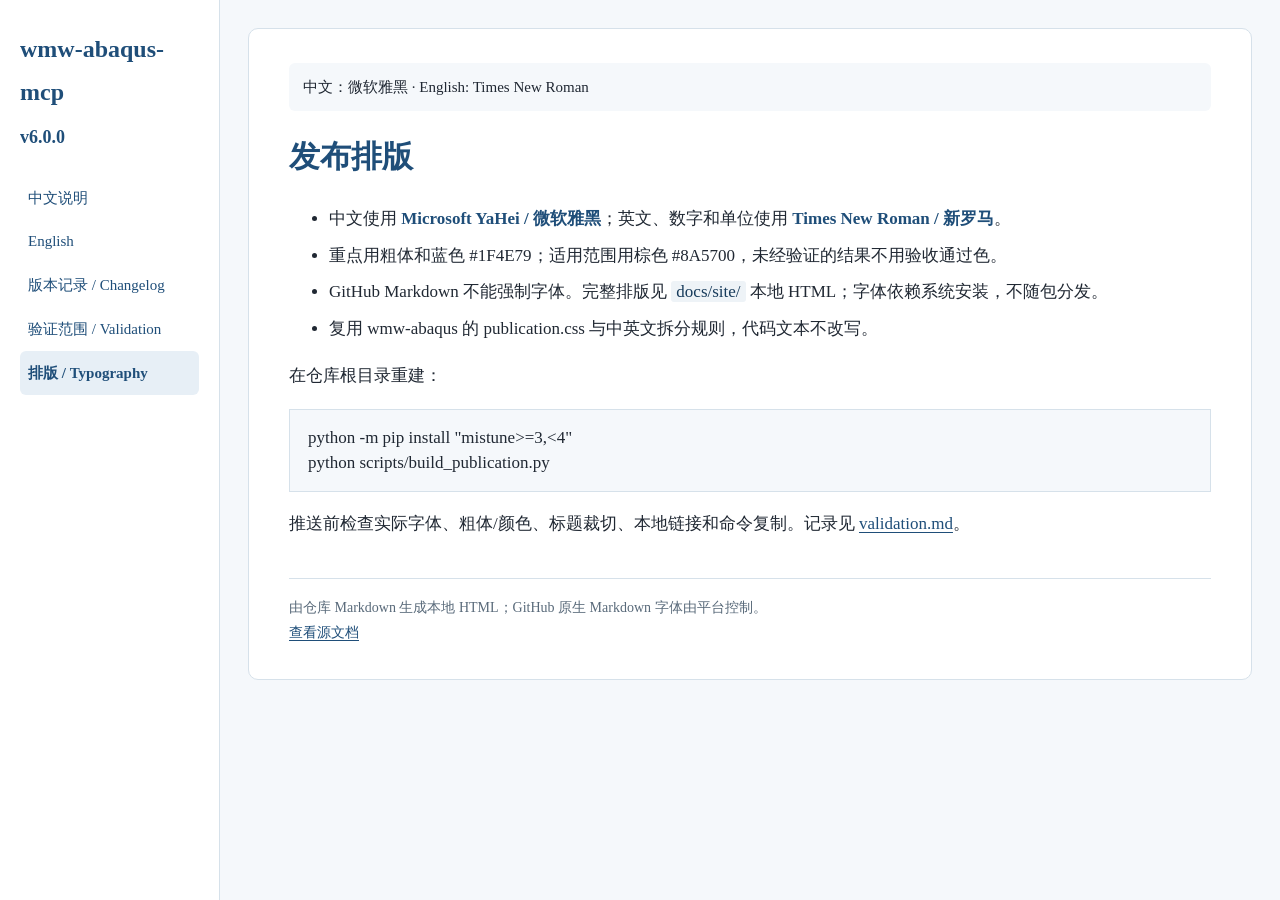
<file: docs/site/publication-style.html>
<!doctype html>
<html lang="zh-CN"><head><meta charset="utf-8"><meta name="viewport" content="width=device-width,initial-scale=1">
<title>发布排版</title><link rel="stylesheet" href="../assets/publication.css"></head>
<body><div class="layout"><nav aria-label="Documentation"><div class="brand latin">wmw-abaqus-mcp<br><span class="version">v6.0.0</span></div><a href="index.html"><span class="han">中文说明</span></a><a href="english.html">English</a><a href="changelog.html"><span class="han">版本记录</span> / Changelog</a><a href="validation.html"><span class="han">验证范围</span> / Validation</a><a class="active" aria-current="page" href="publication-style.html"><span class="han">排版</span> / Typography</a></nav>
<main><div class="font-samples"><span id="font-zh-sample" class="han">中文：微软雅黑</span> · <span id="font-en-sample" class="latin">English: Times New Roman</span></div><h1 id="发布排版"><span class="han">发布排版</span></h1>
<ul>
<li><span class="han">中文使用</span> <strong>Microsoft YaHei / <span class="han">微软雅黑</span></strong><span class="han">；英文、数字和单位使用</span> <strong>Times New Roman / <span class="han">新罗马</span></strong><span class="han">。</span></li>
<li><span class="han">重点用粗体和蓝色</span> #1F4E79<span class="han">；适用范围用棕色</span> #8A5700<span class="han">，未经验证的结果不用验收通过色。</span></li>
<li>GitHub Markdown <span class="han">不能强制字体。完整排版见</span> <code>docs/site/</code> <span class="han">本地</span> HTML<span class="han">；字体依赖系统安装，不随包分发。</span></li>
<li><span class="han">复用</span> wmw-abaqus <span class="han">的</span> publication.css <span class="han">与中英文拆分规则，代码文本不改写。</span></li>
</ul>
<p><span class="han">在仓库根目录重建：</span></p>
<pre><code class="language-powershell">python -m pip install &quot;mistune&gt;=3,&lt;4&quot;
python scripts/build_publication.py
</code></pre>
<p><span class="han">推送前检查实际字体、粗体</span>/<span class="han">颜色、标题裁切、本地链接和命令复制。记录见</span> <a href="validation.html">validation.md</a><span class="han">。</span></p>

<footer><span class="han">由仓库</span> Markdown <span class="han">生成本地</span> HTML<span class="han">；</span>GitHub <span class="han">原生</span> Markdown <span class="han">字体由平台控制。</span><br><a href="../publication_style.md"><span class="han">查看源文档</span></a></footer></main></div></body></html>
</file>
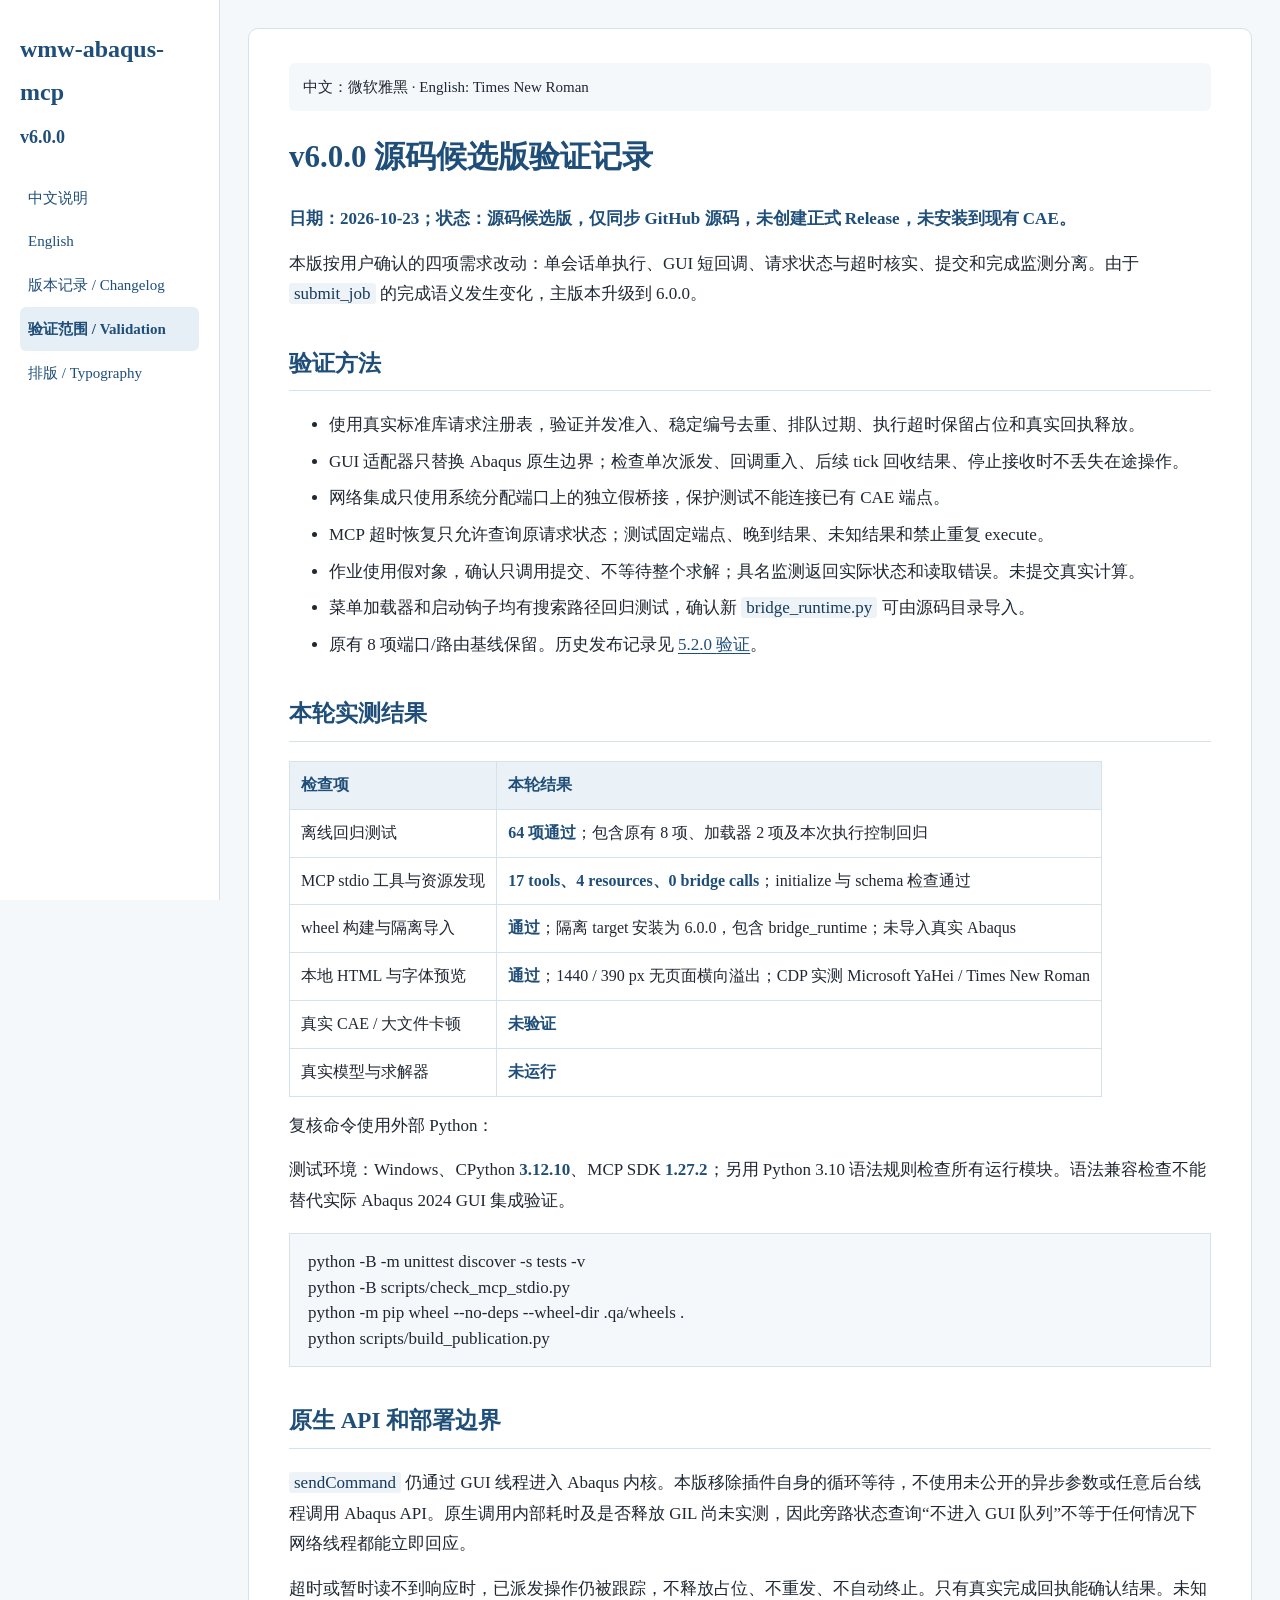
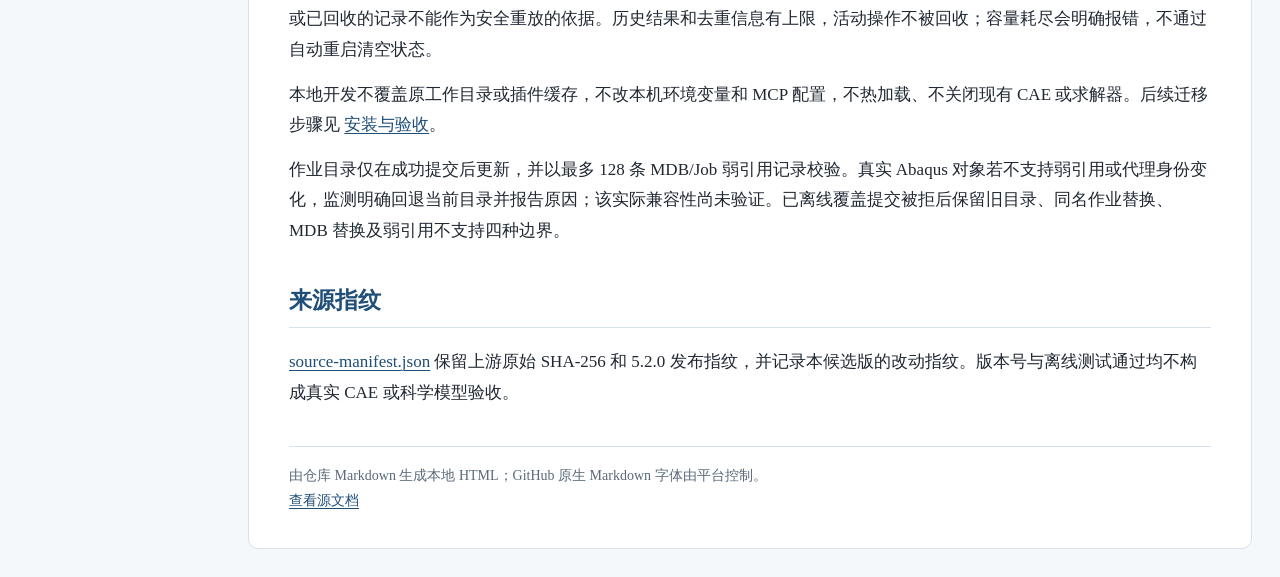
<file: docs/site/validation.html>
<!doctype html>
<html lang="zh-CN"><head><meta charset="utf-8"><meta name="viewport" content="width=device-width,initial-scale=1">
<title>v6.0.0 源码候选版验证记录</title><link rel="stylesheet" href="../assets/publication.css"></head>
<body><div class="layout"><nav aria-label="Documentation"><div class="brand latin">wmw-abaqus-mcp<br><span class="version">v6.0.0</span></div><a href="index.html"><span class="han">中文说明</span></a><a href="english.html">English</a><a href="changelog.html"><span class="han">版本记录</span> / Changelog</a><a class="active" aria-current="page" href="validation.html"><span class="han">验证范围</span> / Validation</a><a href="publication-style.html"><span class="han">排版</span> / Typography</a></nav>
<main><div class="font-samples"><span id="font-zh-sample" class="han">中文：微软雅黑</span> · <span id="font-en-sample" class="latin">English: Times New Roman</span></div><h1 id="v600-源码候选版验证记录">v6.0.0 <span class="han">源码候选版验证记录</span></h1>
<p><strong><span class="han">日期：</span>2026-10-23<span class="han">；状态：源码候选版，仅同步</span> GitHub <span class="han">源码，未创建正式</span> Release<span class="han">，未安装到现有</span> CAE<span class="han">。</span></strong></p>
<p><span class="han">本版按用户确认的四项需求改动：单会话单执行、</span>GUI <span class="han">短回调、请求状态与超时核实、提交和完成监测分离。由于</span> <code>submit_job</code> <span class="han">的完成语义发生变化，主版本升级到</span> 6.0.0<span class="han">。</span></p>
<h2 id="验证方法"><span class="han">验证方法</span></h2>
<ul>
<li><span class="han">使用真实标准库请求注册表，验证并发准入、稳定编号去重、排队过期、执行超时保留占位和真实回执释放。</span></li>
<li>GUI <span class="han">适配器只替换</span> Abaqus <span class="han">原生边界；检查单次派发、回调重入、后续</span> tick <span class="han">回收结果、停止接收时不丢失在途操作。</span></li>
<li><span class="han">网络集成只使用系统分配端口上的独立假桥接，保护测试不能连接已有</span> CAE <span class="han">端点。</span></li>
<li>MCP <span class="han">超时恢复只允许查询原请求状态；测试固定端点、晚到结果、未知结果和禁止重复</span> execute<span class="han">。</span></li>
<li><span class="han">作业使用假对象，确认只调用提交、不等待整个求解；具名监测返回实际状态和读取错误。未提交真实计算。</span></li>
<li><span class="han">菜单加载器和启动钩子均有搜索路径回归测试，确认新</span> <code>bridge_runtime.py</code> <span class="han">可由源码目录导入。</span></li>
<li><span class="han">原有</span> 8 <span class="han">项端口</span>/<span class="han">路由基线保留。历史发布记录见</span> <a href="../validation-5.2.0.md">5.2.0 <span class="han">验证</span></a><span class="han">。</span></li>
</ul>
<h2 id="本轮实测结果"><span class="han">本轮实测结果</span></h2>
<table>
<thead>
<tr>
  <th><span class="han">检查项</span></th>
  <th><span class="han">本轮结果</span></th>
</tr>
</thead>
<tbody>
<tr>
  <td><span class="han">离线回归测试</span></td>
  <td><strong>64 <span class="han">项通过</span></strong><span class="han">；包含原有</span> 8 <span class="han">项、加载器</span> 2 <span class="han">项及本次执行控制回归</span></td>
</tr>
<tr>
  <td>MCP stdio <span class="han">工具与资源发现</span></td>
  <td><strong>17 tools<span class="han">、</span>4 resources<span class="han">、</span>0 bridge calls</strong><span class="han">；</span>initialize <span class="han">与</span> schema <span class="han">检查通过</span></td>
</tr>
<tr>
  <td>wheel <span class="han">构建与隔离导入</span></td>
  <td><strong><span class="han">通过</span></strong><span class="han">；隔离</span> target <span class="han">安装为</span> 6.0.0<span class="han">，包含</span> bridge_runtime<span class="han">；未导入真实</span> Abaqus</td>
</tr>
<tr>
  <td><span class="han">本地</span> HTML <span class="han">与字体预览</span></td>
  <td><strong><span class="han">通过</span></strong><span class="han">；</span>1440 / 390 px <span class="han">无页面横向溢出；</span>CDP <span class="han">实测</span> Microsoft YaHei / Times New Roman</td>
</tr>
<tr>
  <td><span class="han">真实</span> CAE / <span class="han">大文件卡顿</span></td>
  <td><strong><span class="han">未验证</span></strong></td>
</tr>
<tr>
  <td><span class="han">真实模型与求解器</span></td>
  <td><strong><span class="han">未运行</span></strong></td>
</tr>
</tbody>
</table>
<p><span class="han">复核命令使用外部</span> Python<span class="han">：</span></p>
<p><span class="han">测试环境：</span>Windows<span class="han">、</span>CPython <strong>3.12.10</strong><span class="han">、</span>MCP SDK <strong>1.27.2</strong><span class="han">；另用</span> Python 3.10 <span class="han">语法规则检查所有运行模块。语法兼容检查不能替代实际</span> Abaqus 2024 GUI <span class="han">集成验证。</span></p>
<pre><code class="language-powershell">python -B -m unittest discover -s tests -v
python -B scripts/check_mcp_stdio.py
python -m pip wheel --no-deps --wheel-dir .qa/wheels .
python scripts/build_publication.py
</code></pre>
<h2 id="原生-api-和部署边界"><span class="han">原生</span> API <span class="han">和部署边界</span></h2>
<p><code>sendCommand</code> <span class="han">仍通过</span> GUI <span class="han">线程进入</span> Abaqus <span class="han">内核。本版移除插件自身的循环等待，不使用未公开的异步参数或任意后台线程调用</span> Abaqus API<span class="han">。原生调用内部耗时及是否释放</span> GIL <span class="han">尚未实测，因此旁路状态查询</span>“<span class="han">不进入</span> GUI <span class="han">队列</span>”<span class="han">不等于任何情况下网络线程都能立即回应。</span></p>
<p><span class="han">超时或暂时读不到响应时，已派发操作仍被跟踪，不释放占位、不重发、不自动终止。只有真实完成回执能确认结果。未知或已回收的记录不能作为安全重放的依据。历史结果和去重信息有上限，活动操作不被回收；容量耗尽会明确报错，不通过自动重启清空状态。</span></p>
<p><span class="han">本地开发不覆盖原工作目录或插件缓存，不改本机环境变量和</span> MCP <span class="han">配置，不热加载、不关闭现有</span> CAE <span class="han">或求解器。后续迁移步骤见</span> <a href="../upgrade.md"><span class="han">安装与验收</span></a><span class="han">。</span></p>
<p><span class="han">作业目录仅在成功提交后更新，并以最多</span> 128 <span class="han">条</span> MDB/Job <span class="han">弱引用记录校验。真实</span> Abaqus <span class="han">对象若不支持弱引用或代理身份变化，监测明确回退当前目录并报告原因；该实际兼容性尚未验证。已离线覆盖提交被拒后保留旧目录、同名作业替换、</span>MDB <span class="han">替换及弱引用不支持四种边界。</span></p>
<h2 id="来源指纹"><span class="han">来源指纹</span></h2>
<p><a href="../source-manifest.json">source-manifest.json</a> <span class="han">保留上游原始</span> SHA-256 <span class="han">和</span> 5.2.0 <span class="han">发布指纹，并记录本候选版的改动指纹。版本号与离线测试通过均不构成真实</span> CAE <span class="han">或科学模型验收。</span></p>

<footer><span class="han">由仓库</span> Markdown <span class="han">生成本地</span> HTML<span class="han">；</span>GitHub <span class="han">原生</span> Markdown <span class="han">字体由平台控制。</span><br><a href="../validation.md"><span class="han">查看源文档</span></a></footer></main></div></body></html>
</file>
<file: docs/assets/publication.css>
:root {
  --ink: #202833;
  --key: #1F4E79;
  --condition: #8A5700;
  --line: #D6E1EA;
  --paper: #FFFFFF;
}
* { box-sizing: border-box; }
html { scroll-behavior: smooth; }
body {
  margin: 0;
  color: var(--ink);
  background: #F5F8FB;
  font-family: "Times New Roman", "Microsoft YaHei", "微软雅黑", serif;
  font-size: 17px;
  line-height: 1.8;
}
.han { font-family: "Microsoft YaHei", "微软雅黑", sans-serif; }
.latin { font-family: "Times New Roman", serif; }
strong { font-weight: 700; color: var(--key); }
a { color: var(--key); text-decoration-thickness: 1px; text-underline-offset: 3px; }
a:hover { color: #123550; }
.layout { display: flex; max-width: 1460px; margin: auto; align-items: flex-start; }
nav {
  position: sticky;
  top: 0;
  width: 220px;
  flex: 0 0 220px;
  height: 100vh;
  padding: 28px 20px;
  border-right: 1px solid var(--line);
  background: var(--paper);
  overflow-y: auto;
}
nav .brand { font-size: 24px; font-weight: 700; color: var(--key); margin-bottom: 18px; }
.version { font-size: 18px; }
nav a { display: block; padding: 8px; font-size: 15px; text-decoration: none; border-radius: 6px; }
nav a.active { background: #E7EFF6; font-weight: 700; }
main {
  min-width: 0;
  flex: 1;
  max-width: 1160px;
  margin: 28px;
  padding: 34px 40px;
  background: var(--paper);
  border: 1px solid var(--line);
  border-radius: 10px;
}
h1 { font-size: 31px; line-height: 1.45; color: var(--key); margin: 0 0 24px; font-weight: 700; }
h2 { font-size: 23px; line-height: 1.5; margin-top: 36px; padding-bottom: 9px; border-bottom: 1px solid var(--line); color: var(--key); }
h3 { font-size: 19px; margin-top: 24px; color: var(--key); }
p { margin: 14px 0; }
li { margin: 6px 0; }
img { max-width: 100%; height: auto; }
table { width: 100%; border-collapse: collapse; font-size: 16px; display: block; overflow-x: auto; }
th, td { border: 1px solid var(--line); padding: 9px 11px; vertical-align: top; }
th { background: #EAF1F7; color: var(--key); font-weight: 700; text-align: left; }
pre, code, kbd { font-family: "Times New Roman", "Microsoft YaHei", "微软雅黑", serif; }
code { color: #173B5B; background: #EEF3F7; padding: 1px 5px; border-radius: 3px; overflow-wrap: anywhere; }
pre { padding: 15px 18px; border: 1px solid var(--line); background: #F5F8FB; line-height: 1.5; overflow-x: auto; white-space: pre; }
pre code { background: transparent; padding: 0; color: var(--ink); overflow-wrap: normal; }
blockquote { margin: 20px 0; padding: 10px 18px; border-left: 4px solid var(--key); background: #EFF5FA; }
blockquote p { margin: 8px 0; }
.callout-label { display: block; font-weight: 700; color: var(--key); margin-bottom: 3px; }
.callout.warning, .callout.caution { border-color: var(--condition); background: #FFF8EB; }
.callout.warning .callout-label, .callout.caution .callout-label { color: var(--condition); }
.callout.warning strong, .callout.caution strong { color: var(--condition); }
.condition { color: var(--condition); font-weight: 700; }
footer { border-top: 1px solid var(--line); margin-top: 38px; padding-top: 16px; color: #596A7A; font-size: 14px; }
.font-samples { margin: 0 0 24px; padding: 10px 14px; background: #F5F8FB; border-radius: 6px; font-size: 15px; }
@media (max-width: 800px) {
  .layout { display: block; }
  nav { width: 100%; height: auto; position: relative; padding: 16px; border-right: 0; border-bottom: 1px solid var(--line); }
  nav a { display: inline-block; }
  main { margin: 12px; padding: 22px 18px; }
  h1 { font-size: 25px; overflow-wrap: anywhere; }
}
@media print {
  body { background: white; }
  nav { display: none; }
  main { border: 0; margin: 0; padding: 0; max-width: none; }
  a { text-decoration: none; }
  pre { white-space: pre-wrap; }
}
</file>
